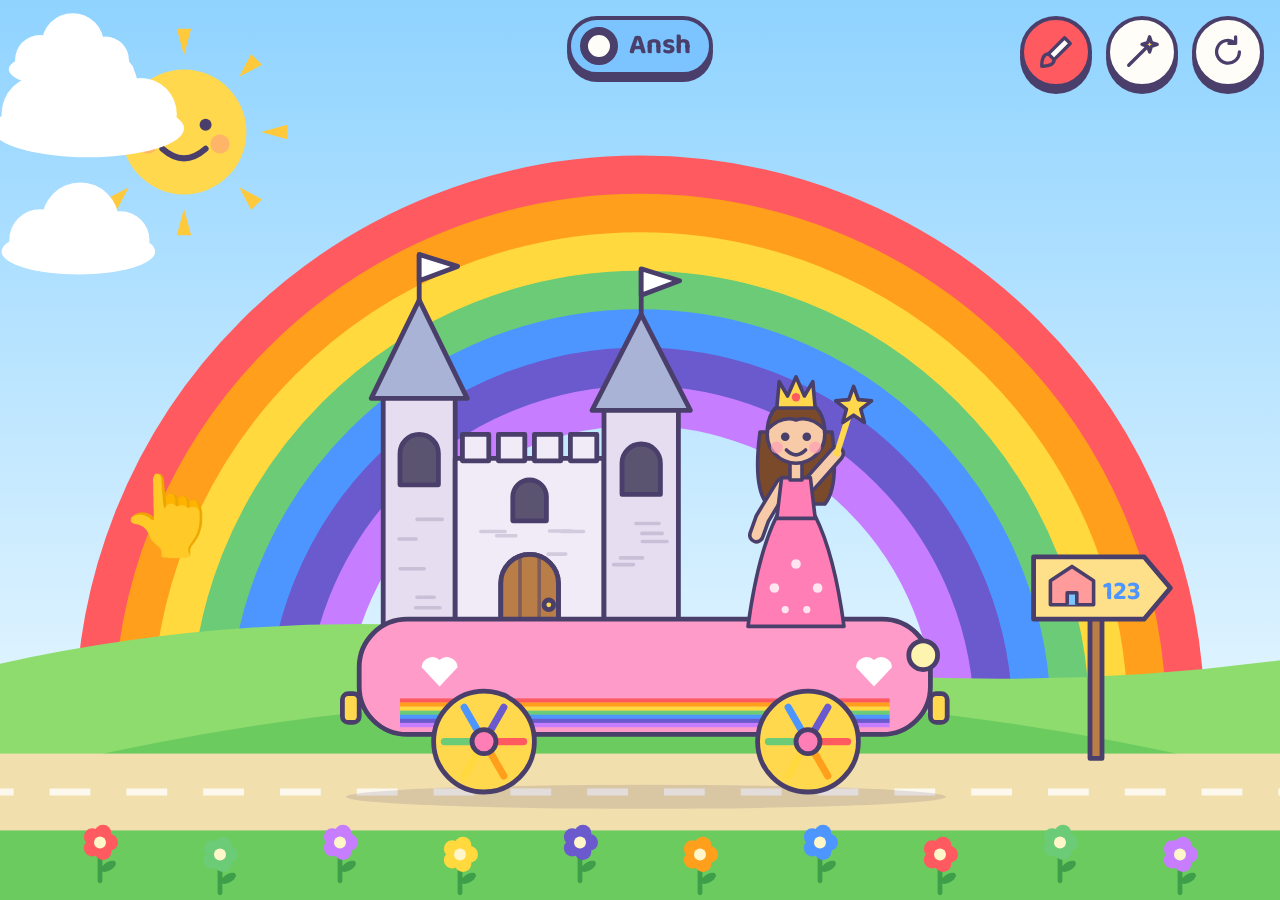
<file: index.html>
<!doctype html>
<html lang="en">
<head>
<meta charset="utf-8">
<meta name="viewport" content="width=device-width,initial-scale=1,viewport-fit=cover">
<style>[hidden]{display:none!important}</style>
<title>Rainbow Castle</title>
<link rel="preconnect" href="https://fonts.googleapis.com">
<link rel="preconnect" href="https://fonts.gstatic.com" crossorigin>
<link rel="stylesheet" href="https://fonts.googleapis.com/css2?family=Baloo+2:wght@700&display=swap">
<style>
:root{
  /* One-screen storybook world: full-bleed SVG scene, a castle-car parade float in the middle, toy buttons top-right */
  --sky-day:#8FD3FF;
  --sky-night:#1B1747;
  --ink:#4A3F6B;
  --btn:#FFFDF7;
  --glow:#FFE66D;
  --font-bubble:"Baloo 2","Arial Rounded MT Bold","Comic Sans MS",system-ui,sans-serif;
  color-scheme: light;
}
html,body{height:100%}
body{
  margin:0;background:var(--sky-day);overflow:hidden;transition:background 1.2s;
  -webkit-tap-highlight-color:transparent;user-select:none;-webkit-user-select:none;
}
body.night{background:var(--sky-night)}
#scene{position:fixed;inset:0;width:100%;height:100%;display:block;touch-action:none}
#fx{position:fixed;inset:0;width:100%;height:100%;pointer-events:none}

.controls{
  position:fixed;display:flex;gap:14px;
  right:calc(env(safe-area-inset-right,0px) + 16px);
  top:calc(env(safe-area-inset-top,0px) + 16px);
}
.btn{
  width:72px;height:72px;border-radius:50%;padding:0;cursor:pointer;
  border:4px solid var(--ink);background:var(--btn);color:var(--ink);
  display:grid;place-items:center;box-shadow:0 6px 0 var(--ink);
  transition:transform .1s, box-shadow .1s, background .3s;
}
.btn:active{transform:translateY(5px);box-shadow:0 1px 0 var(--ink)}
.btn:focus-visible{outline:4px solid var(--btn);outline-offset:3px}
.btn svg{width:38px;height:38px}
#brushBtn{background:var(--current,#FF5A5F)}
@media (max-width:520px){.btn{width:60px;height:60px}.btn svg{width:32px;height:32px}}
@media (max-width:420px){.controls{gap:10px}.btn{width:52px;height:52px;border-width:3px}.btn svg{width:28px;height:28px}}
@media (max-width:360px){
  .turn{font-size:18px;gap:6px;padding:4px 12px 4px 5px;border-width:3px}
  .turn svg{width:24px;height:24px}
}

/* whose turn: name badge with a ring that empties as the turn runs out */
.turn{
  position:fixed;top:calc(env(safe-area-inset-top,0px) + 16px);left:50%;transform:translateX(-50%);
  display:flex;align-items:center;gap:10px;padding:6px 18px 6px 8px;
  background:var(--kid,#FF9BC8);border:4px solid var(--ink);border-radius:999px;box-shadow:0 6px 0 var(--ink);
  font-family:var(--font-bubble);font-weight:700;font-size:28px;line-height:1;color:var(--ink);
  pointer-events:none;transition:background .4s;
}
.turn svg{width:40px;height:40px;transform:rotate(-90deg)}
.turn.pop{animation:turnPop .7s cubic-bezier(.3,1.8,.5,1)}
@keyframes turnPop{0%{transform:translateX(-50%) scale(.4)}100%{transform:translateX(-50%) scale(1)}}
@media (max-width:640px){
  .turn{left:calc(env(safe-area-inset-left,0px) + 16px);transform:none;font-size:22px}
  .turn svg{width:32px;height:32px}
  @keyframes turnPop{0%{transform:scale(.4)}100%{transform:scale(1)}}
}

/* rainbow */
.band{fill:none;cursor:pointer;animation:draw 1.1s ease-out backwards}
.band.ping{animation:ping .4s ease-out}
@keyframes draw{from{stroke-dasharray:100;stroke-dashoffset:100}to{stroke-dasharray:100;stroke-dashoffset:0}}
@keyframes ping{0%{stroke-width:33}40%{stroke-width:46}100%{stroke-width:33}}

/* paintable bits */
.part{cursor:pointer;transition:fill .35s}
.boing{animation:boing .4s ease-out;transform-box:fill-box;transform-origin:50% 100%}
@keyframes boing{0%{transform:scale(1)}35%{transform:scale(1.06,.94)}65%{transform:scale(.97,1.04)}100%{transform:scale(1)}}

.window{cursor:pointer;fill:#5B5470;transition:fill .3s}
.window.lit{fill:var(--glow);filter:url(#glow)}

.wave{transform-box:fill-box;transform-origin:0 50%;animation:wave 1.6s ease-in-out infinite}
@keyframes wave{0%,100%{transform:skewY(0) scaleX(1)}50%{transform:skewY(7deg) scaleX(.86)}}

/* sky */
.drift{animation:drift linear infinite}
@keyframes drift{from{transform:translateX(-320px)}to{transform:translateX(1320px)}}
.cloud{cursor:pointer}
.rays{transform-box:fill-box;transform-origin:center;animation:spin 24s linear infinite}
@keyframes spin{to{transform:rotate(360deg)}}
#orb{cursor:pointer}
#sun{transition:opacity 1s, transform 1s}
#moon,#nightSky,#stars{opacity:0;transition:opacity 1.2s}
body.night #sun{opacity:0;transform:translateY(60px)}
body.night #moon,body.night #nightSky,body.night #stars{opacity:1}
body:not(.night) #stars{pointer-events:none}
.twinkle{animation:twinkle 2.4s ease-in-out infinite}
@keyframes twinkle{0%,100%{opacity:1}50%{opacity:.35}}
body:not(.night) .twinkle{animation:none}
.starBtn{cursor:pointer}
.zingT{transform-box:fill-box;transform-origin:center}
.zing{animation:zing .6s cubic-bezier(.3,1.5,.5,1)}
@keyframes zing{0%{transform:scale(1) rotate(0)}45%{transform:scale(2.4) rotate(72deg)}100%{transform:scale(1) rotate(144deg)}}

/* flowers */
.flower{cursor:pointer}
.grow{transform-box:fill-box;transform-origin:50% 100%;transition:transform .4s cubic-bezier(.3,1.6,.5,1)}
.petals{transition:fill .35s}

/* castle car */
#car.driving #carBody{animation:bump .22s ease-in-out infinite}
@keyframes bump{50%{transform:translateY(-6px)}}
.wheelSpin{cursor:pointer;transform-box:fill-box;transform-origin:center}
#car.driving .wheelSpin{animation:spin .4s linear infinite}
#headlight{cursor:pointer;transition:fill .6s}
body.night #headlight{fill:var(--glow);filter:url(#glow)}

#door,#schoolSign{cursor:pointer}
#door:focus-visible,#schoolSign:focus-visible{outline:4px solid #6A5ACD}
#schoolSign .swingT{transform-box:fill-box;transform-origin:50% 100%}
#schoolSign.wiggle .swingT{animation:signWiggle .5s ease-in-out}
@keyframes signWiggle{30%{transform:rotate(-8deg)}70%{transform:rotate(6deg)}}
.doorLeaf{transform-box:fill-box;transform-origin:0 50%;transition:transform .5s cubic-bezier(.5,1.6,.5,1)}
.open .doorLeaf{transform:scaleX(.1)}
body.leaving{opacity:0;transition:opacity .6s}

/* princess */
#princess{cursor:pointer;transform-box:fill-box;transform-origin:50% 100%;transition:transform 1.4s ease-in-out, opacity .35s}
#princess.gone{opacity:0;pointer-events:none}
.sky{cursor:pointer}
#birds{pointer-events:none}
.flap{transform-box:fill-box;transform-origin:center;animation:flap .26s ease-in-out infinite alternate}
@keyframes flap{to{transform:scaleY(-.5)}}
#eyes{transform-box:fill-box;transform-origin:center;animation:blink 4.5s infinite}
@keyframes blink{0%,94%,100%{transform:scaleY(1)}97%{transform:scaleY(.1)}}
#mouthOpen{opacity:0;transform-box:fill-box;transform-origin:center}
#princess.talking #smile{opacity:0}
#princess.talking #mouthOpen{opacity:1;animation:chatter .16s ease-in-out infinite alternate}
@keyframes chatter{from{transform:scaleY(.35)}to{transform:scaleY(1)}}
#wandArm{transform-box:fill-box;transform-origin:0% 100%}
#wandArm.waving{animation:waveArm .45s ease-in-out 4 alternate}
@keyframes waveArm{to{transform:rotate(-28deg)}}

#bubble{pointer-events:none;opacity:0;transition:opacity .25s}
#bubble.show{opacity:1}
#bubbleText{font-family:var(--font-bubble);font-size:28px;font-weight:700;fill:var(--ink)}

#hint{pointer-events:none;transition:opacity .4s}
#hint text{animation:bob 1s ease-in-out infinite}
@keyframes bob{0%,100%{transform:translateY(0)}50%{transform:translateY(12px)}}

@media (prefers-reduced-motion: reduce){
  .band,.drift,.rays,.wave,.twinkle,#hint text,#car.driving #carBody,#eyes{animation:none}
}
</style>

<svg id="scene" viewBox="0 0 1000 750" preserveAspectRatio="xMidYMid meet" role="img" aria-label="A rainbow over a princess riding a castle car on a green hill. Tap the rainbow to pick a colour, then tap the castle car to paint it. Tap the princess to hear her talk.">
  <defs>
    <linearGradient id="daySky" gradientUnits="userSpaceOnUse" x1="0" y1="0" x2="0" y2="600">
      <stop offset="0" stop-color="#8FD3FF"/><stop offset="1" stop-color="#E3F5FF"/>
    </linearGradient>
    <linearGradient id="nightGrad" gradientUnits="userSpaceOnUse" x1="0" y1="0" x2="0" y2="600">
      <stop offset="0" stop-color="#1B1747"/><stop offset="1" stop-color="#5A3E96"/>
    </linearGradient>
    <filter id="glow" x="-80%" y="-80%" width="260%" height="260%">
      <feGaussianBlur stdDeviation="7" result="b"/>
      <feMerge><feMergeNode in="b"/><feMergeNode in="SourceGraphic"/></feMerge>
    </filter>
    <mask id="crescent">
      <circle cx="0" cy="0" r="48" fill="#fff"/>
      <circle cx="22" cy="-14" r="42" fill="#000"/>
    </mask>
    <clipPath id="doorClip"><path d="M384 522 V486 A24 24 0 0 1 432 486 V522 Z"/></clipPath>
  </defs>

  <!-- sky -->
  <rect class="sky" x="-3000" y="-3000" width="7000" height="3700" fill="url(#daySky)"/>
  <rect class="sky" id="nightSky" x="-3000" y="-3000" width="7000" height="3700" fill="url(#nightGrad)"/>
  <g id="stars"><g id="starDots"></g><g id="starField"></g></g>

  <!-- sun / moon -->
  <g id="orb" transform="translate(120 110)">
    <g id="sun">
      <g class="rays" fill="#FFC93C">
        <path d="M-6 -86 L6 -86 L0 -64 Z"/><path d="M-6 86 L6 86 L0 64 Z"/>
        <path d="M-86 -6 L-86 6 L-64 0 Z"/><path d="M86 -6 L86 6 L64 0 Z"/>
        <path d="M-65 -56 L-56 -65 L-46 -46 Z"/><path d="M65 56 L56 65 L46 46 Z"/>
        <path d="M65 -56 L56 -65 L46 -46 Z"/><path d="M-65 56 L-56 65 L-46 46 Z"/>
      </g>
      <circle r="52" fill="#FFD84D"/>
      <circle cx="-18" cy="-6" r="5" fill="#4A3F6B"/><circle cx="18" cy="-6" r="5" fill="#4A3F6B"/>
      <path d="M-18 14 Q0 30 18 14" fill="none" stroke="#4A3F6B" stroke-width="5" stroke-linecap="round"/>
      <circle cx="-30" cy="10" r="8" fill="#FF9E7A" opacity=".6"/><circle cx="30" cy="10" r="8" fill="#FF9E7A" opacity=".6"/>
    </g>
    <g id="moon">
      <circle r="70" fill="#FFF6C9" opacity=".15"/>
      <circle r="48" fill="#FFF6C9" mask="url(#crescent)"/>
    </g>
  </g>

  <!-- clouds (behind rainbow) -->
  <g class="drift" style="animation-duration:80s;animation-delay:-18s">
    <g class="cloud" transform="translate(0 95)"><g class="puff" fill="#FFFFFF">
      <ellipse cx="40" cy="12" rx="80" ry="24"/><circle cx="0" cy="0" r="32"/><circle cx="42" cy="-20" r="40"/><circle cx="84" cy="0" r="30"/>
    </g></g>
  </g>
  <g class="drift" style="animation-duration:110s;animation-delay:-70s">
    <g class="cloud" transform="translate(0 200) scale(.8)"><g class="puff" fill="#FFFFFF">
      <ellipse cx="40" cy="12" rx="80" ry="24"/><circle cx="0" cy="0" r="32"/><circle cx="42" cy="-20" r="40"/><circle cx="84" cy="0" r="30"/>
    </g></g>
  </g>
  <g class="drift" style="animation-duration:95s;animation-delay:-45s">
    <g class="cloud" transform="translate(0 50) scale(.65)"><g class="puff" fill="#FFFFFF">
      <ellipse cx="40" cy="12" rx="80" ry="24"/><circle cx="0" cy="0" r="32"/><circle cx="42" cy="-20" r="40"/><circle cx="84" cy="0" r="30"/>
    </g></g>
  </g>

  <!-- rainbow -->
  <g id="rainbow" stroke-width="33"></g>
  <g id="birds"></g>

  <!-- hills and road -->
  <path d="M-3000 600 L-200 600 Q150 480 500 540 Q850 600 1200 520 L4000 520 L4000 4000 L-3000 4000 Z" fill="#8EDC6E"/>
  <path d="M-3000 640 L0 640 Q500 520 1000 640 L4000 640 L4000 4000 L-3000 4000 Z" fill="#6CCB5F"/>
  <rect x="-3000" y="628" width="7000" height="64" fill="#F2DFAE"/>
  <line x1="-3000" y1="660" x2="4000" y2="660" stroke="#FFFFFF" stroke-width="6" stroke-dasharray="34 30" opacity=".8"/>
  <g id="flowers"></g>

  <!-- the road sign to school (tap it to drive there); moved in front of the car on tall screens -->
  <g id="schoolSign" transform="translate(880 632)" tabindex="0" role="button" aria-label="Drive to school">
    <g class="swingT" stroke="#4A3F6B" stroke-width="4" stroke-linejoin="round">
      <rect x="-5" y="-118" width="10" height="118" fill="#B97D48"/>
      <path d="M-52 -168 H40 L62 -142 L40 -116 H-52 Z" fill="#FFE08A"/>
      <path d="M-38 -128 V-148 L-20 -160 L-2 -148 V-128 Z" fill="#FF9B9B" stroke-width="3"/>
      <path d="M-24 -128 V-138 H-16 V-128" fill="#7CC4FF" stroke-width="3"/>
      <text x="22" y="-133" text-anchor="middle" font-family="'Baloo 2',sans-serif" font-weight="700" font-size="22" fill="#4D96FF" stroke="none">123</text>
    </g>
  </g>

  <!-- the castle car (faces right, wheels on the road at y=660) -->
  <g id="car" style="transform:translateX(0px)">
    <ellipse cx="505" cy="664" rx="250" ry="10" fill="#4A3F6B" opacity=".15"/>
    <g id="carBody" stroke="#4A3F6B" stroke-width="4" stroke-linejoin="round">
      <!-- back tower -->
      <rect class="part" x="286" y="330" width="60" height="192" fill="#E6DDF0"/>
      <polygon class="part" points="276,332 316,250 356,332" fill="#A9B3D6"/>
      <line x1="316" y1="252" x2="316" y2="212"/>
      <g class="wave"><polygon class="part" points="316,212 348,222 316,234" fill="#FFFFFF"/></g>
      <!-- keep -->
      <g class="part" fill="#F1EAF7">
        <rect x="346" y="382" width="124" height="140"/>
        <rect x="352" y="362" width="22" height="22"/><rect x="382" y="362" width="22" height="22"/>
        <rect x="412" y="362" width="22" height="22"/><rect x="442" y="362" width="22" height="22"/>
      </g>
      <!-- front tower -->
      <rect class="part" x="470" y="340" width="62" height="182" fill="#E6DDF0"/>
      <polygon class="part" points="460,342 501,262 542,342" fill="#A9B3D6"/>
      <line x1="501" y1="264" x2="501" y2="224"/>
      <g class="wave" style="animation-delay:-.6s"><polygon class="part" points="501,224 533,234 501,246" fill="#FFFFFF"/></g>

      <g id="bricks" stroke-width="3" stroke-linecap="round" opacity=".18" pointer-events="none"></g>

      <path class="window" d="M300 404 V378 A16 16 0 0 1 332 378 V404 Z"/>
      <path class="window" d="M485 412 V386 A16 16 0 0 1 517 386 V412 Z"/>
      <path class="window" d="M394 434 V414 A14 14 0 0 1 422 414 V434 Z"/>

      <g id="door" tabindex="0" role="button" aria-label="The castle door">
        <path d="M384 522 V486 A24 24 0 0 1 432 486 V522 Z" fill="#3A2E4F"/>
        <g id="doorLeaf" class="doorLeaf">
          <path d="M384 522 V486 A24 24 0 0 1 432 486 V522 Z" fill="#B97D48"/>
          <g clip-path="url(#doorClip)" stroke-width="3" opacity=".5">
            <line x1="400" y1="450" x2="400" y2="530"/><line x1="416" y1="450" x2="416" y2="530"/>
          </g>
          <circle cx="424" cy="504" r="4" fill="#FFD84D"/>
        </g>
      </g>

      <!-- chassis -->
      <rect class="part" x="266" y="516" width="476" height="96" rx="40" fill="#FF9BC8"/>
      <g id="stripe" stroke="none" pointer-events="none"></g>
      <path d="M318 556 a9 9 0 0 1 15 -6 a9 9 0 0 1 15 6 l-15 16 z" fill="#FFFFFF" stroke="none" pointer-events="none"/>
      <path d="M680 556 a9 9 0 0 1 15 -6 a9 9 0 0 1 15 6 l-15 16 z" fill="#FFFFFF" stroke="none" pointer-events="none"/>
      <rect x="742" y="578" width="14" height="24" rx="5" fill="#FFD84D"/>
      <rect x="252" y="578" width="14" height="24" rx="5" fill="#FFD84D"/>
      <circle id="headlight" cx="736" cy="546" r="12" fill="#FFF3B0"/>

      <!-- princess, standing on the front deck -->
      <g id="princess" stroke-width="3">
        <path d="M600 360 Q594 406 606 420 L654 420 Q666 406 660 360 Z" fill="#7A4A2A"/>
        <polyline points="619,404 602,432 597,446" fill="none" stroke-width="14" stroke-linecap="round"/>
        <polyline points="619,404 602,432 597,446" fill="none" stroke="#F7CBA8" stroke-width="8" stroke-linecap="round"/>
        <g id="wandArm">
          <line x1="641" y1="404" x2="664" y2="378" stroke-width="14" stroke-linecap="round"/>
          <line x1="641" y1="404" x2="664" y2="378" stroke="#F7CBA8" stroke-width="8" stroke-linecap="round"/>
          <g id="wand">
            <circle cx="676" cy="336" r="26" fill="transparent" stroke="none"/>
            <line x1="664" y1="378" x2="676" y2="340" stroke="#FFD84D" stroke-width="5" stroke-linecap="round"/>
            <g id="wandStar" class="zingT">
              <path d="M678 322 L682 333 L693 334 L684 341 L687 352 L678 346 L669 352 L672 341 L663 334 L674 333 Z" fill="#FFD84D"/>
            </g>
          </g>
        </g>
        <g class="part" id="dress" fill="#FF7EB6">
          <path d="M590 522 Q598 462 614 430 L646 430 Q662 462 670 522 Z"/>
          <path d="M614 432 L646 432 L642 398 L618 398 Z"/>
        </g>
        <g fill="#FFFFFF" stroke="none" pointer-events="none" opacity=".8">
          <circle cx="612" cy="490" r="4"/><circle cx="630" cy="470" r="4"/><circle cx="648" cy="490" r="4"/>
          <circle cx="621" cy="508" r="3"/><circle cx="639" cy="508" r="3"/>
        </g>
        <rect x="625" y="384" width="10" height="16" fill="#F7CBA8"/>
        <circle cx="630" cy="362" r="24" fill="#F7CBA8"/>
        <path d="M606 358 Q608 334 630 334 Q652 334 654 358 Q642 346 630 350 Q618 346 606 358 Z" fill="#7A4A2A"/>
        <polygon points="614,340 616,318 623,330 630,314 637,330 644,318 646,340" fill="#FFD84D"/>
        <circle cx="630" cy="331" r="3.5" fill="#FF5A5F" stroke="none"/>
        <g id="eyes" fill="#4A3F6B" stroke="none"><circle cx="621" cy="364" r="3.6"/><circle cx="639" cy="364" r="3.6"/></g>
        <circle cx="614" cy="373" r="5" fill="#FF9EB5" stroke="none" opacity=".7"/>
        <circle cx="646" cy="373" r="5" fill="#FF9EB5" stroke="none" opacity=".7"/>
        <path id="smile" d="M622 375 Q630 383 638 375" fill="none" stroke-linecap="round"/>
        <ellipse id="mouthOpen" cx="630" cy="378" rx="5" ry="5" fill="#B8436A" stroke="none"/>
      </g>
    </g>
    <g id="wheels" stroke="#4A3F6B" stroke-width="4"></g>

    <g id="bubble">
      <rect id="bubbleBox" x="600" y="236" width="200" height="58" rx="29" fill="#FFFFFF" stroke="#4A3F6B" stroke-width="4"/>
      <polygon points="636,291 660,291 644,320" fill="#FFFFFF" stroke="#4A3F6B" stroke-width="4" stroke-linejoin="round"/>
      <rect x="638" y="286" width="20" height="8" fill="#FFFFFF"/>
      <text id="bubbleText" x="624" y="275"></text>
    </g>
  </g>

  <g id="hint"><text x="107" y="452" font-size="64" text-anchor="middle">👆</text></g>
</svg>

<canvas id="fx"></canvas>

<div class="turn" id="turn" role="status" aria-live="polite">
  <svg viewBox="0 0 40 40" aria-hidden="true">
    <circle cx="20" cy="20" r="15" fill="#FFFDF7" stroke="#4A3F6B" stroke-width="4"/>
    <circle id="turnRing" cx="20" cy="20" r="15" fill="none" stroke="#4A3F6B" stroke-width="8" pathLength="100" stroke-dasharray="100" stroke-dashoffset="0"/>
  </svg>
  <span id="turnName">Avni</span>
</div>

<div class="controls">
  <button class="btn" id="brushBtn" aria-label="Next colour">
    <svg viewBox="0 0 40 40" fill="none" stroke="#4A3F6B" stroke-width="3.5" stroke-linecap="round" stroke-linejoin="round">
      <path d="M29 5 L35 11 L18 28 L12 22 Z" fill="#FFFDF7"/><path d="M12 22 C6 22 5 28 5 35 C12 35 18 34 18 28"/>
    </svg>
  </button>
  <button class="btn" id="magicBtn" aria-label="Rainbow magic">
    <svg viewBox="0 0 40 40" fill="none" stroke="#4A3F6B" stroke-width="3.5" stroke-linecap="round" stroke-linejoin="round">
      <path d="M6 34 L24 16"/><path d="M28 4 L30 10 L36 12 L30 14 L28 20 L26 14 L20 12 L26 10 Z" fill="#FFD84D"/>
    </svg>
  </button>
  <button class="btn" id="resetBtn" aria-label="Start over">
    <svg viewBox="0 0 40 40" fill="none" stroke="#4A3F6B" stroke-width="3.5" stroke-linecap="round" stroke-linejoin="round">
      <path d="M32 20 A12 12 0 1 1 27 10"/><path d="M28 4 L28 11 L21 11"/>
    </svg>
  </button>
</div>

<script>
(() => {
  const NS = 'http://www.w3.org/2000/svg';
  const svg = document.getElementById('scene');
  const COLORS = ['#FF5A5F','#FF9F1C','#FFD93D','#6BCB77','#4D96FF','#6A5ACD','#C77DFF'];
  const COLOR_NAMES = ['red','orange','yellow','green','blue','indigo','purple'];
  const NOTES  = [523.25, 587.33, 659.25, 783.99, 880.00, 1046.5, 1174.66]; // C major pentatonic, outer band lowest
  const HELLOS = [
    'Hi, {k}!', "I'm Princess Carsi!", 'Tap my magic wand, {k}!', 'Do you like my car, {k}?',
    'Paint my castle car!', 'Tap the wheels to go!', 'Tap the door, {k}!', 'Tap the sign to drive to school!',
    'Tap the sky for birdies!', 'Tap the sun for stars!', 'Tap the flowers, {k}!',
    '{k}, you keep trying new things!', 'I love you, {k}!'
  ];
  // turns: one child plays for a random 3–5 minutes, then the other. A parent can set "only Avni" or
  // "only Ansh" for this device (held in localStorage, see shared/turns.js and shared/players.js);
  // then that child always plays and there is no timer.
  let solo = null;
  try { const v = localStorage.getItem('rainbowCastle.players.v1'); if (v === '0' || v === '1') solo = +v; } catch (e) {}
  const KIDS = [{ name: 'Avni', color: '#FF9BC8' }, { name: 'Ansh', color: '#7CC4FF' }];
  let turnIdx = solo !== null ? solo : /[?&]turn=1\b/.test(location.search) ? 1 : /[?&]turn=0\b/.test(location.search) ? 0 : (Math.random() < 0.5 ? 0 : 1), turnTotal = 0, turnLeft = 0, turnStarted = false, warned = false;
  const kid = () => KIDS[turnIdx].name;
  const reduced = matchMedia('(prefers-reduced-motion: reduce)').matches;
  const rand = (a, b) => a + Math.random() * (b - a);
  let current = 0, hintStep = 0, helloIdx = 0, greeted = false;

  function el(tag, attrs, parent) {
    const e = document.createElementNS(NS, tag);
    for (const k in attrs) e.setAttribute(k, attrs[k]);
    if (parent) parent.appendChild(e);
    return e;
  }
  function starPath(r) {
    let d = '';
    for (let k = 0; k < 10; k++) {
      const rr = k % 2 ? r * 0.45 : r, a = -Math.PI / 2 + k * Math.PI / 5;
      d += (k ? 'L' : 'M') + (Math.cos(a) * rr).toFixed(1) + ' ' + (Math.sin(a) * rr).toFixed(1);
    }
    return d + 'Z';
  }

  // ---------- build scene ----------
  const rainbow = document.getElementById('rainbow');
  COLORS.forEach((c, i) => {
    const r = 454 - i * 32;
    const p = el('path', { d: `M${500 - r} 600 A${r} ${r} 0 0 1 ${500 + r} 600`, stroke: c, pathLength: 100, class: 'band' }, rainbow);
    p.dataset.i = i;
    p.style.animationDelay = (i * 0.12) + 's';
  });

  const starDots = document.getElementById('starDots');
  for (let i = 0; i < 50; i++) {
    const s = el('circle', { cx: rand(-400, 1400), cy: rand(-700, 450), r: rand(1.2, 2.6), fill: '#FFF6C9', class: 'twinkle', 'pointer-events': 'none' }, starDots);
    s.style.animationDelay = -rand(0, 2.4) + 's';
  }
  const starField = document.getElementById('starField');
  for (let i = 0; i < 26; i++) {
    const x = rand(-300, 1300), y = i < 18 ? rand(20, 330) : rand(-500, 20);
    if (x < 240 && y < 220) continue; // leave the moon alone
    const g = el('g', { class: 'starBtn', transform: `translate(${x.toFixed(0)} ${y.toFixed(0)})` }, starField);
    g.dataset.x = x;
    el('circle', { r: 26, fill: 'transparent' }, g);
    const z = el('g', { class: 'zingT' }, g);
    const p = el('path', { d: starPath(rand(8, 13)), fill: '#FFF6C9', class: 'twinkle' }, z);
    p.style.animationDelay = -rand(0, 2.4) + 's';
  }

  const flowersG = document.getElementById('flowers');
  const flowers = [];
  for (let i = 0; i < 10; i++) {
    const x = 50 + i * 100, y = i % 2 ? 744 : 734;
    const g = el('g', { class: 'flower', transform: `translate(${x} ${y})` }, flowersG);
    g.dataset.i = i;
    el('circle', { cx: 0, cy: -24, r: 30, fill: 'transparent' }, g);
    const grow = el('g', { class: 'grow' }, g);
    el('line', { x1: 0, y1: 0, x2: 0, y2: -26, stroke: '#3E9E4A', 'stroke-width': 4, 'stroke-linecap': 'round' }, grow);
    el('ellipse', { cx: 7, cy: -12, rx: 7, ry: 3.5, fill: '#3E9E4A', transform: 'rotate(-30 7 -12)' }, grow);
    const petals = el('g', { class: 'petals', fill: COLORS[(i * 3) % 7] }, grow);
    for (let a = 0; a < 5; a++) el('circle', { cx: Math.cos(a * 1.2566) * 8, cy: -32 + Math.sin(a * 1.2566) * 8, r: 7 }, petals);
    el('circle', { cx: 0, cy: -32, r: 5, fill: '#FFF6C9' }, grow);
    flowers.push({ g, grow, petals, base: COLORS[(i * 3) % 7], scale: 1 });
  }

  const bricks = document.getElementById('bricks');
  [[292, 420, 44, 90], [476, 425, 46, 80], [352, 440, 110, 30]].forEach(([x, y, w, h]) => {
    for (let k = 0; k < 5; k++) {
      const bx = x + Math.random() * (w - 18), by = y + Math.random() * h;
      if (bx > 375 && bx < 435 && by > 470) continue; // keep the door clear
      el('line', { x1: bx, y1: by, x2: bx + 14 + Math.random() * 8, y2: by }, bricks);
    }
  });

  const stripe = document.getElementById('stripe');
  COLORS.forEach((c, i) => el('rect', { x: 300, y: 582 + i * 3.4, width: 408, height: 3.6, fill: c }, stripe));

  const wheels = document.getElementById('wheels');
  [370, 640].forEach(cx => {
    const g = el('g', { class: 'wheelSpin' }, wheels);
    el('circle', { cx, cy: 618, r: 42, fill: '#FFD84D' }, g);
    COLORS.slice(0, 6).forEach((c, k) => {
      const a = k * Math.PI / 3;
      el('line', { x1: cx, y1: 618, x2: cx + Math.cos(a) * 33, y2: 618 + Math.sin(a) * 33, stroke: c, 'stroke-width': 6, 'stroke-linecap': 'round' }, g);
    });
    el('circle', { cx, cy: 618, r: 10, fill: '#FF7EB6' }, g);
  });

  const parts = [...document.querySelectorAll('.part')];
  const windows = [...document.querySelectorAll('.window')];
  const door = document.getElementById('door');
  const schoolSign = document.getElementById('schoolSign');
  const hint = document.getElementById('hint');
  const hintText = hint.querySelector('text');
  const brushBtn = document.getElementById('brushBtn');
  const car = document.getElementById('car');
  const princess = document.getElementById('princess');
  const dress = document.getElementById('dress');
  const wandArm = document.getElementById('wandArm');
  const bubble = document.getElementById('bubble');
  const bubbleBox = document.getElementById('bubbleBox');
  const bubbleText = document.getElementById('bubbleText');

  // ---------- sound ----------
  let ac, master;
  function audio() {
    if (!ac) {
      ac = new (window.AudioContext || window.webkitAudioContext)();
      master = ac.createGain(); master.gain.value = 0.7; master.connect(ac.destination);
    }
    if (ac.state !== 'running') ac.resume().catch(() => {});
    return ac;
  }
  function voice(freq, { dur = 1.1, vol = 0.22, type = 'sine', when = 0, slideTo } = {}) {
    const a = audio(), t = a.currentTime + when;
    const o = a.createOscillator(), g = a.createGain();
    o.type = type; o.frequency.setValueAtTime(freq, t);
    if (slideTo) o.frequency.exponentialRampToValueAtTime(slideTo, t + dur * 0.8);
    g.gain.setValueAtTime(0.0001, t);
    g.gain.exponentialRampToValueAtTime(vol, t + 0.012);
    g.gain.exponentialRampToValueAtTime(0.0001, t + dur);
    o.connect(g).connect(master); o.start(t); o.stop(t + dur + 0.05);
  }
  const bell = (f, when = 0) => { voice(f, { when }); voice(f * 4, { vol: 0.04, dur: 0.25, when }); };
  const pop = () => voice(760, { dur: 0.16, vol: 0.3, slideTo: 200 });
  const twinkle = () => { bell(1567.98); bell(2093, 0.08); };

  // ---------- the princess talks ----------
  let talking = false, lastSaid = 0, mouthTimer = 0, bubbleTimer = 0;
  function pickVoice() {
    const vs = speechSynthesis.getVoices();
    const prefs = ['Samantha', 'Karen', 'Moira', 'Tessa', 'Google UK English Female', 'Google US English', 'Zira', 'Aria', 'Jenny', 'Female'];
    for (const p of prefs) { const v = vs.find(v => v.name.includes(p)); if (v) return v; }
    return vs.find(v => v.lang && v.lang.startsWith('en')) || null;
  }
  try { speechSynthesis.getVoices(); speechSynthesis.onvoiceschanged = () => speechSynthesis.getVoices(); } catch (e) {}
  function stopTalking() {
    talking = false;
    princess.classList.remove('talking');
  }
  function say(text) {
    talking = true; lastSaid = Date.now();
    bubbleText.textContent = text;
    const w = bubbleText.getComputedTextLength() + 48;
    const bx = Math.max(sceneLeft + 10, Math.min(600, sceneRight - 10 - w));
    bubbleBox.setAttribute('x', bx); bubbleBox.setAttribute('width', w);
    bubbleText.setAttribute('x', bx + 24);
    bubble.classList.add('show');
    princess.classList.add('talking');
    wandArm.classList.remove('waving'); void wandArm.getBoundingClientRect(); wandArm.classList.add('waving');
    try {
      const u = new SpeechSynthesisUtterance(text);
      u.pitch = 1.7; u.rate = 0.95; u.volume = 1;
      const v = pickVoice(); if (v) u.voice = v;
      u.onend = stopTalking;
      // until a touchend/click has spoken real words iOS stays silent, so unlock() speaks this line
      if (!speechUnlocked) pendingSpeech = u;
      // iOS Safari drops an utterance queued right after cancel(), so only cancel when busy and wait a beat
      else if (speechSynthesis.speaking || speechSynthesis.pending) {
        speechSynthesis.cancel();
        setTimeout(() => { try { speechSynthesis.speak(u); } catch (e) {} }, 80);
      } else {
        speechSynthesis.speak(u);
      }
    } catch (e) {}
    clearTimeout(mouthTimer); clearTimeout(bubbleTimer);
    mouthTimer = setTimeout(stopTalking, 700 + text.length * 75);
    bubbleTimer = setTimeout(() => bubble.classList.remove('show'), 1800 + text.length * 80);
  }
  // iPhones only allow sound and speech to start from a touchend/click, not pointerdown,
  // and a silent blank utterance doesn't count, so the first real line is spoken from here
  let speechUnlocked = false, pendingSpeech = null;
  function unlock() {
    audio();
    if (speechUnlocked || !pendingSpeech) return;
    try {
      speechSynthesis.speak(pendingSpeech);
      speechUnlocked = true; pendingSpeech = null;
    } catch (e) {}
  }
  ['touchend', 'click'].forEach(t => addEventListener(t, unlock, { passive: true }));

  // a comment only when she isn't already chatting
  function chat(text, chance = 1, gap = 5000) {
    if (talking || Date.now() - lastSaid < gap || Math.random() > chance) return;
    say(text);
  }
  wandArm.addEventListener('animationend', () => wandArm.classList.remove('waving'));

  // ---------- particles ----------
  const fx = document.getElementById('fx'), ctx = fx.getContext('2d');
  let bits = [];
  function resize() {
    const d = Math.min(devicePixelRatio || 1, 2);
    fx.width = innerWidth * d; fx.height = innerHeight * d;
    ctx.setTransform(d, 0, 0, d, 0, 0);
  }
  addEventListener('resize', resize); resize();

  // tall phone screens: zoom in on the castle car and tuck the sun inside the frame
  let sceneLeft = 0, sceneRight = 1000, portrait = false;
  const orb = document.getElementById('orb');
  function fitScene() {
    portrait = innerHeight > innerWidth * 1.1;
    sceneLeft = portrait ? 235 : 0;
    sceneRight = portrait ? 775 : 1000;
    svg.setAttribute('viewBox', portrait ? '235 40 540 720' : '0 0 1000 750');
    orb.setAttribute('transform', portrait ? 'translate(300 98) scale(.8)' : 'translate(120 110)');
    schoolSign.setAttribute('transform', portrait ? 'translate(712 756) scale(.62)' : 'translate(880 632)');
    if (hintStep === 0) {
      hintText.setAttribute('x', portrait ? 275 : 107);
      hintText.setAttribute('y', portrait ? 288 : 452);
    }
  }
  addEventListener('resize', fitScene); fitScene();

  function burst(x, y, colors, n = 16, speed = 5, gravity = 0.12) {
    if (reduced) n = Math.ceil(n / 3);
    for (let i = 0; i < n; i++) {
      const a = Math.random() * Math.PI * 2, s = speed * (0.4 + Math.random());
      bits.push({ x, y, vx: Math.cos(a) * s, vy: Math.sin(a) * s - 1.5, g: gravity,
        life: 1, decay: 0.014 + Math.random() * 0.018, size: 4 + Math.random() * 6,
        color: colors[i % colors.length], shape: Math.random() < 0.55 ? 'star' : 'dot',
        rot: Math.random() * 6, vr: (Math.random() - 0.5) * 0.3 });
    }
  }
  function rain(x, y) {
    for (let i = 0; i < 16; i++) {
      bits.push({ x: x + (Math.random() - 0.5) * 90, y: y + Math.random() * 20, vx: 0, vy: 2 + Math.random() * 2,
        g: 0.22, life: 1, decay: 0.012, size: 5, color: '#7FC8FF', shape: 'drop', rot: 0, vr: 0 });
    }
  }
  // emoji critters and treats; vy is signed (negative floats up)
  function release(x, y, o) {
    const n = reduced ? Math.ceil(o.n / 2) : o.n, sp = o.spread ?? 20, vx = o.vx ?? 1;
    const [s0, s1] = o.size || [26, 36];
    for (let i = 0; i < n; i++) {
      bits.push({ x: x + rand(-sp, sp), y: y + rand(-10, 10), vx: rand(-vx, vx), vy: rand(o.vy[0], o.vy[1]),
        g: o.g ?? 0, life: 1, decay: o.decay ?? 0.008, size: rand(s0, s1), shape: 'emoji',
        ch: Array.isArray(o.ch) ? o.ch[i % o.ch.length] : o.ch, rot: rand(0, 6), vr: o.vr ?? 0.1, sw: o.sw ?? 14, color: '#000' });
    }
  }
  function drawStar(x, y, r, rot) {
    ctx.beginPath();
    for (let k = 0; k < 8; k++) {
      const rr = k % 2 ? r * 0.4 : r, a = rot + k * Math.PI / 4;
      ctx.lineTo(x + Math.cos(a) * rr, y + Math.sin(a) * rr);
    }
    ctx.closePath(); ctx.fill();
  }
  function drawHeart(x, y, s) {
    ctx.beginPath();
    ctx.arc(x - s / 2, y, s / 2, Math.PI, 0);
    ctx.arc(x + s / 2, y, s / 2, Math.PI, 0);
    ctx.lineTo(x, y + s * 1.1);
    ctx.closePath(); ctx.fill();
  }
  (function tick() {
    ctx.clearRect(0, 0, innerWidth, innerHeight);
    bits = bits.filter(b => b.life > 0);
    for (const b of bits) {
      b.vy += b.g; b.x += b.vx; b.y += b.vy; b.vx *= 0.98; b.rot += b.vr; b.life -= b.decay;
      ctx.globalAlpha = Math.max(0, b.life); ctx.fillStyle = b.color;
      if (b.shape === 'star') drawStar(b.x, b.y, b.size * 1.4, b.rot);
      else if (b.shape === 'heart') drawHeart(b.x, b.y, b.size * 1.3);
      else if (b.shape === 'drop') { ctx.beginPath(); ctx.ellipse(b.x, b.y, b.size * 0.6, b.size * 1.3, 0, 0, Math.PI * 2); ctx.fill(); }
      else if (b.shape === 'emoji') {
        ctx.font = `${b.size}px "Apple Color Emoji","Segoe UI Emoji","Noto Color Emoji",sans-serif`;
        ctx.textAlign = 'center'; ctx.textBaseline = 'middle';
        ctx.fillText(b.ch, b.x + Math.sin(b.rot) * b.sw, b.y);
      }
      else { ctx.beginPath(); ctx.arc(b.x, b.y, b.size * 0.7, 0, Math.PI * 2); ctx.fill(); }
    }
    ctx.globalAlpha = 1;
    requestAnimationFrame(tick);
  })();

  function toScreen(x, y) {
    const p = svg.createSVGPoint(); p.x = x; p.y = y;
    return p.matrixTransform(svg.getScreenCTM());
  }
  function centerOf(node) {
    const r = node.getBoundingClientRect();
    return { x: r.left + r.width / 2, y: r.top + r.height / 2 };
  }
  function replay(node, cls) {
    node.classList.remove(cls); void node.getBoundingClientRect(); node.classList.add(cls);
  }
  document.addEventListener('animationend', e => {
    const c = e.target.classList;
    if (!c) return;
    c.remove('boing', 'zing');
    if (e.animationName === 'ping') c.remove('ping');
  });

  // ---------- actions ----------
  function setColor(i) {
    current = i;
    brushBtn.style.setProperty('--current', COLORS[i]);
  }
  function pickBand(i, x, y) {
    setColor(i);
    replay(rainbow.children[i], 'ping');
    bell(NOTES[i]);
    burst(x, y, [COLORS[i], '#FFFFFF'], 10, 4);
    if (hintStep === 0) {
      hintStep = 1;
      hintText.setAttribute('x', 316); hintText.setAttribute('y', 512);
    }
  }
  function paint(part, x, y, color = COLORS[current], quiet = false) {
    part.style.fill = color;
    replay(part, 'boing');
    if (!quiet) pop();
    burst(x, y, [color, '#FFFFFF'], 14, 5);
    if (hintStep === 1) { hintStep = 2; hint.style.opacity = 0; }
  }
  // each wand tap casts the next spell
  const wandStar = document.getElementById('wandStar');
  const SPELLS = [
    ['Sparkle snow!', () => release(innerWidth / 2, -40, { ch: '❄️', n: 36, spread: innerWidth / 2, vy: [1, 2.2], vx: 0.5, g: 0.01, decay: 0.004, sw: 20, vr: 0.05 })],
    ['Bubbles, bubbles!', c => release(c.x, c.y, { ch: '🫧', n: 16, vy: [-2.6, -1], vx: 2.5, g: -0.01, decay: 0.006, size: [28, 50], sw: 18 })],
    ['Raining hearts!', () => release(innerWidth / 2, -40, { ch: ['💖', '💗', '💜'], n: 30, spread: innerWidth / 2, vy: [1.2, 2.4], vx: 0.5, g: 0.01, decay: 0.005, sw: 12 })],
    ['Grow, flowers, grow!', () => flowers.forEach((fl, k) => setTimeout(() => {
      fl.scale = 2; fl.grow.style.transform = 'scale(2)'; bell(NOTES[k % 7]);
    }, k * 120))],
    ['Birdies, come here!', () => { addBirds(rand(200, 450), rand(120, 260)); addBirds(rand(550, 850), rand(120, 260)); }],
    ['Starry fireworks!', () => {
      for (let k = 0; k < 6; k++) setTimeout(() => {
        const p = toScreen(rand(180, 820), rand(80, 260));
        burst(p.x, p.y, COLORS, 40, 7, 0.06);
        voice(300, { dur: 0.5, vol: 0.12, type: 'triangle', slideTo: 1400 });
      }, k * 260);
    }],
    ['Butterflies, fly!', c => release(c.x, c.y, { ch: '🦋', n: 10, vy: [-2.4, -1], vx: 3, decay: 0.005, sw: 22 })]
  ];
  let spellIdx = 0;
  function castSpell() {
    const [words, spell] = SPELLS[spellIdx++ % SPELLS.length];
    replay(wandStar, 'zing');
    const c = centerOf(wandStar);
    for (let k = 0; k < 18; k++) {
      bits.push({ x: c.x, y: c.y, vx: rand(-1, 1), vy: -k * 0.5, g: 0.02, life: 1, decay: 0.02, size: rand(4, 8),
        color: COLORS[k % 7], shape: 'star', rot: 0, vr: 0.2 });
    }
    NOTES.forEach((f, k) => bell(f * 2, k * 0.05));
    say(words);
    setTimeout(() => spell(c), 250);
  }

  function tapPrincess(target, x, y) {
    if (target.closest('#wand')) return castSpell();
    if (target.closest('#dress')) {
      paint(dress, x, y);
      say(`My ${COLOR_NAMES[current]} dress!`);
      return;
    }
    twinkle();
    burst(x, y - 30, ['#FFD84D', '#FF9BC8', '#FFFFFF'], 14, 4);
    say(HELLOS[helloIdx++ % HELLOS.length].replace('{k}', kid()));
  }
  function toggleWindow(w, x, y) {
    w.classList.toggle('lit');
    twinkle();
    burst(x, y, ['#FFE66D', '#FFFFFF'], 12, 3.5, 0.05);
  }
  // the princess walks into the castle, the windows light up, and we follow her inside to the
  // swimming pool (worlds/castle/pool/). The turn travels along in the URL (?turn=0|1).
  let visiting = false;
  const thunk = () => voice(220, { dur: 0.25, vol: 0.3, type: 'triangle', slideTo: 110 });
  const chime = () => [523.25, 659.25, 783.99, 1046.5].forEach((f, k) => bell(f, k * 0.09));
  function toggleDoor() {
    if (visiting || drivePhase) return;
    visiting = true;
    door.classList.add('open');
    chime();
    say(`Come inside, ${kid()}!`);
    setTimeout(() => { princess.style.transform = 'translateX(-232px) scale(.3)'; }, 500);
    setTimeout(() => princess.classList.add('gone'), 1700);
    setTimeout(() => {
      door.classList.remove('open'); thunk();
      windows.forEach((w, k) => setTimeout(() => { w.classList.add('lit'); bell(NOTES[k + 2] * 2); }, 200 + k * 250));
    }, 2000);
    setTimeout(() => { document.body.classList.add('leaving'); }, 3100);
    setTimeout(() => { location.href = 'worlds/castle/pool/index.html?turn=' + turnIdx; }, 3700);
  }
  // keyboard: Enter or Space on the focused door or school sign
  [[door, () => toggleDoor()], [schoolSign, () => driveCar(true)]].forEach(([el, go]) => el.addEventListener('keydown', e => {
    if (e.key !== 'Enter' && e.key !== ' ') return;
    e.preventDefault(); audio(); go();
  }));
  // coming back with the browser's back button can restore this page as it was left: reset it
  addEventListener('pageshow', e => {
    if (!e.persisted) return;
    visiting = false;
    if (toSchool) {
      toSchool = false; drivePhase = 0; clearInterval(trailTimer);
      car.classList.remove('driving');
      car.style.transition = 'none'; car.style.transform = 'translateX(0px)';
    }
    document.body.classList.remove('leaving');
    princess.classList.remove('gone');
    princess.style.transform = '';
    if (!document.body.classList.contains('night')) windows.forEach(w => w.classList.remove('lit'));
  });

  // birds: a little flock flutters around where you tapped, then flies away
  const birdsG = document.getElementById('birds');
  let birds = [], birdsFlying = false;
  function addBirds(cx, cy) {
    if (birds.length > 40) return;
    const dir = Math.random() < 0.5 ? -1 : 1, n = 3 + Math.floor(Math.random() * 3);
    for (let i = 0; i < n; i++) {
      const g = el('g', {}, birdsG);
      const c = COLORS[Math.floor(Math.random() * COLORS.length)];
      const wing = el('g', { class: 'flap' }, g);
      wing.style.animationDelay = -rand(0, 0.26) + 's';
      el('path', { d: 'M-18 0 Q-9 -12 0 0 Q9 -12 18 0', fill: 'none', stroke: c, 'stroke-width': 5, 'stroke-linecap': 'round', 'stroke-linejoin': 'round' }, wing);
      el('circle', { r: 4.5, fill: c }, g);
      birds.push({ g, x: cx + rand(-20, 20), y: cy + rand(-15, 15), ax: cx + rand(-60, 60), ay: cy + rand(-30, 30),
        phase: rand(0, 6), born: performance.now(), stay: rand(3500, 5500), dir, vx: 0, vy: 0, s: rand(0.8, 1.3) });
    }
    for (let k = 0; k < 4; k++) voice(rand(2200, 2800), { dur: 0.09, vol: 0.12, slideTo: 3400, when: k * 0.11 });
    chat('Tweet tweet! Birdies!', 0.6);
    if (!birdsFlying) { birdsFlying = true; requestAnimationFrame(flyBirds); }
  }
  function flyBirds(now) {
    birds = birds.filter(b => {
      if (now - b.born < b.stay) {
        b.phase += 0.03;
        b.x += (b.ax + Math.cos(b.phase) * 70 - b.x) * 0.04;
        b.y += (b.ay + Math.sin(b.phase * 1.3) * 30 - b.y) * 0.04;
      } else {
        b.vx += 0.22 * b.dir; b.vy -= 0.1;
        b.x += b.vx; b.y += b.vy;
      }
      b.g.setAttribute('transform', `translate(${b.x.toFixed(1)} ${b.y.toFixed(1)}) scale(${b.s})`);
      if (b.y < -1500 || b.x < -1500 || b.x > 2500) { b.g.remove(); return false; }
      return true;
    });
    if (birds.length) requestAnimationFrame(flyBirds); else birdsFlying = false;
  }
  function toSvg(x, y) {
    const p = svg.createSVGPoint(); p.x = x; p.y = y;
    return p.matrixTransform(svg.getScreenCTM().inverse());
  }
  function toggleNight() {
    const night = document.body.classList.toggle('night');
    windows.forEach(w => w.classList.toggle('lit', night));
    const scale = night ? [...NOTES].reverse() : NOTES;
    scale.forEach((f, k) => bell(f / (night ? 2 : 1), k * 0.07));
    say(night ? 'Tap the stars!' : 'Good morning, sunshine!');
  }
  function cloudRain(cloud, x, y) {
    replay(cloud.querySelector('.puff'), 'boing');
    rain(x, y + 20);
    for (let k = 0; k < 4; k++) bell(NOTES[Math.floor(Math.random() * NOTES.length)] * 1.5, k * 0.12);
    chat('Pitter patter, rain!', 0.5);
  }
  function tapStar(star, x, y) {
    replay(star.querySelector('.zingT'), 'zing');
    const i = Math.max(0, Math.min(6, Math.floor((+star.dataset.x + 300) / 1600 * 7)));
    bell(NOTES[i] * 2);
    burst(x, y, ['#FFF6C9', '#FFE66D', '#C77DFF'], 12, 3.5, 0.04);
    chat('Twinkle, twinkle!', 0.5);
  }
  // every flower has its own surprise inside
  const FLOWER_GIFTS = [
    ['A butterfly!', { ch: '🦋', n: 3, vy: [-2.4, -1.6], sw: 16, decay: 0.006 }],
    ['Buzz buzz! A bee!', { ch: '🐝', n: 2, vy: [-1.5, -1], vx: 3, sw: 30, vr: 0.4, decay: 0.006 }],
    ['A ladybug!', { ch: '🐞', n: 3, vy: [-1.2, -0.6], sw: 6, size: [20, 28] }],
    ['A balloon!', { ch: '🎈', n: 1, vy: [-1.4, -1.1], sw: 6, vr: 0.05, decay: 0.004, size: [46, 54] }],
    ['Love hearts!', { ch: '💖', n: 6, vy: [-3, -1.5], vx: 2, sw: 10, decay: 0.01 }],
    ['Shiny stars!', { ch: '⭐', n: 6, vy: [-5, -2.5], vx: 3, g: 0.08, sw: 0, decay: 0.012 }],
    ['La la la!', { ch: ['🎵', '🎶'], n: 4, vy: [-2.2, -1.2], vx: 1.5, sw: 12 }, () => [0, 2, 4, 2, 0].forEach((n, k) => bell(NOTES[n], k * 0.15))],
    ['Pretty petals!', { ch: '🌸', n: 8, vy: [-4, -2], vx: 3, g: 0.06, sw: 18, size: [18, 26], decay: 0.01 }],
    ['Bubbles!', { ch: '🫧', n: 6, vy: [-2, -1], vx: 1.5, sw: 18, size: [26, 44], decay: 0.006 }],
    ['A tiny fairy!', { ch: '🧚', n: 1, vy: [-2, -1.6], sw: 24, vr: 0.08, decay: 0.005, size: [42, 48] }]
  ];
  function tapFlower(fl, x, y) {
    const i = +fl.g.dataset.i;
    const [words, gift, extra] = FLOWER_GIFTS[i];
    fl.petals.style.fill = COLORS[current];
    fl.scale = fl.scale >= 2 ? 1 : fl.scale + 0.25;
    fl.grow.style.transform = `scale(${fl.scale})`;
    if (extra) extra(); else bell(NOTES[i % 7]);
    burst(x, y, [COLORS[current], '#FFFFFF'], 10, 3.5);
    release(x, y - 20, gift);
    chat(words, 0.8, 2500);
  }

  // drive off one side and come back around the other; or, from the school sign, drive off to school
  // (worlds/school/, where the car arrives from the left) with the turn in the URL
  let drivePhase = 0, trailTimer = 0, toSchool = false;
  function horn() {
    voice(659.25, { dur: 0.18, vol: 0.25, type: 'triangle' });
    voice(783.99, { dur: 0.22, vol: 0.25, type: 'triangle', when: 0.2 });
  }
  function driveCar(school = false) {
    if (drivePhase || visiting) return;
    drivePhase = 1;
    toSchool = school;
    if (school) {
      visiting = true;
      schoolSign.classList.remove('wiggle'); void schoolSign.getBoundingClientRect(); schoolSign.classList.add('wiggle');
    }
    car.classList.add('driving');
    horn();
    say(school ? `Off to school, ${kid()}!` : 'Here we go!');
    setTimeout(() => {
      car.style.transition = 'transform 1.5s cubic-bezier(.5,0,.9,.6)';
      car.style.transform = 'translateX(1150px)';
    }, 450);
    trailTimer = setInterval(() => {
      const r = car.getBoundingClientRect();
      bits.push({ x: r.left + r.width * 0.05, y: r.top + r.height * 0.75, vx: -rand(0.5, 2), vy: -rand(0.5, 2),
        g: -0.02, life: 1, decay: 0.02, size: rand(5, 9),
        color: COLORS[Math.floor(Math.random() * COLORS.length)], shape: 'heart', rot: 0, vr: 0 });
    }, reduced ? 240 : 60);
  }
  car.addEventListener('transitionend', e => {
    if (e.target !== car || e.propertyName !== 'transform') return;
    if (drivePhase === 1 && toSchool) {
      document.body.classList.add('leaving');
      setTimeout(() => { location.href = 'worlds/school/index.html?turn=' + turnIdx; }, 600);
    } else if (drivePhase === 1) {
      drivePhase = 2;
      car.style.transition = 'none';
      car.style.transform = 'translateX(-1150px)';
      void car.getBoundingClientRect();
      car.style.transition = 'transform 1.8s cubic-bezier(.2,.6,.3,1)';
      car.style.transform = 'translateX(0px)';
    } else if (drivePhase === 2) {
      drivePhase = 0;
      clearInterval(trailTimer);
      car.classList.remove('driving');
      [783.99, 987.77, 1174.66, 1567.98].forEach((f, k) => bell(f, k * 0.08));
      const c = centerOf(princess);
      burst(c.x, c.y - 40, ['#FF9BC8', '#FFD84D', '#FFFFFF'], 20, 4);
      say('Wheee! That was fun!');
    }
  });

  function magic() {
    audio();
    say('Rainbow magic!');
    const order = [...parts].sort(() => Math.random() - 0.5);
    order.forEach((p, k) => setTimeout(() => {
      const c = centerOf(p);
      paint(p, c.x, c.y, COLORS[k % COLORS.length], true);
      bell(NOTES[k % NOTES.length]);
    }, k * 120));
    flowers.forEach((fl, k) => setTimeout(() => { fl.petals.style.fill = COLORS[k % 7]; }, k * 80));
    const done = order.length * 120;
    for (let k = 0; k < 6; k++) setTimeout(() => {
      const c = toScreen(220 + Math.random() * 560, 90 + Math.random() * 170);
      burst(c.x, c.y, COLORS, 40, 7, 0.06);
      voice(300, { dur: 0.5, vol: 0.12, type: 'triangle', slideTo: 1400 });
    }, done + k * 260);
    if (hintStep < 2) { hintStep = 2; hint.style.opacity = 0; }
  }
  function reset() {
    audio();
    parts.forEach(p => { p.style.fill = ''; });
    windows.forEach(w => w.classList.remove('lit'));
    flowers.forEach(fl => { fl.scale = 1; fl.grow.style.transform = ''; fl.petals.style.fill = ''; });
    door.classList.remove('open');
    document.body.classList.remove('night');
    [...NOTES].reverse().forEach((f, k) => bell(f / 2, k * 0.06));
    say("Let's paint again!");
  }

  // ---------- input: tap, or drag a finger across the rainbow, stars and flowers ----------
  let dragging = false, last = null;
  function hit(target, x, y, isDown) {
    const band = target.closest('.band');
    const star = target.closest('.starBtn');
    const flowerG = target.closest('.flower');
    const part = target.closest('.part');
    const key = band || star || flowerG || part;
    const fresh = key !== last;
    last = key;

    if (band) { if (fresh) pickBand(+band.dataset.i, x, y); return; }
    if (star) { if (fresh) tapStar(star, x, y); return; }
    if (flowerG) { if (fresh) tapFlower(flowers[+flowerG.dataset.i], x, y); return; }
    if (target.closest('#princess')) {
      if (isDown) tapPrincess(target, x, y);
      else if (part && fresh) paint(part, x, y);
      return;
    }
    if (part) { if (fresh) paint(part, x, y); return; }
    if (!isDown) return;
    if (target.closest('.wheelSpin') || target.closest('#headlight')) return driveCar();
    const w = target.closest('.window'); if (w) return toggleWindow(w, x, y);
    if (target.closest('#door')) return toggleDoor();
    if (target.closest('#schoolSign')) return driveCar(true);
    if (target.closest('#orb')) return toggleNight();
    const cloud = target.closest('.cloud'); if (cloud) return cloudRain(cloud, x, y);
    if (target.classList.contains('sky')) { const p = toSvg(x, y); addBirds(p.x, p.y); }
  }
  svg.addEventListener('pointerdown', e => {
    audio();
    dragging = true; last = null;
    hit(e.target, e.clientX, e.clientY, true);
    if (!greeted) {
      greeted = true;
      // greet within the tap so its touchend can speak it on iOS
      if (!talking) chat(`Hi ${kid()}! It's your turn!`);
    }
    turnStarted = true;
  });
  addEventListener('pointermove', e => {
    if (!dragging) return;
    const t = document.elementFromPoint(e.clientX, e.clientY);
    if (t && svg.contains(t)) hit(t, e.clientX, e.clientY, false);
  });
  ['pointerup', 'pointercancel'].forEach(t => addEventListener(t, () => { dragging = false; }));

  brushBtn.addEventListener('click', () => {
    const i = (current + 1) % COLORS.length;
    const b = rainbow.children[i].getBoundingClientRect();
    pickBand(i, b.left + b.width / 2, b.top + 10);
  });
  document.getElementById('magicBtn').addEventListener('click', magic);
  document.getElementById('resetBtn').addEventListener('click', reset);

  const turnBadge = document.getElementById('turn');
  const turnName = document.getElementById('turnName');
  const turnRing = document.getElementById('turnRing');
  function showTurn() {
    turnName.textContent = KIDS[turnIdx].name;
    turnBadge.style.setProperty('--kid', KIDS[turnIdx].color);
    turnRing.setAttribute('stroke-dashoffset', 0);
    turnTotal = turnLeft = Math.round(rand(180, 300));
    turnRing.parentNode.style.display = solo === null ? '' : 'none';
    warned = false;
  }
  function switchTurn() {
    turnIdx = 1 - turnIdx;
    showTurn();
    replay(turnBadge, 'pop');
    const r = turnBadge.getBoundingClientRect();
    burst(r.left + r.width / 2, r.bottom, [KIDS[turnIdx].color, ...COLORS], 40, 7, 0.1);
    [523.25, 659.25, 783.99, 1046.5, 783.99, 1046.5].forEach((f, k) => bell(f, k * 0.12));
    say(`Time to switch! ${kid()}'s turn!`);
  }
  setInterval(() => {
    if (!turnStarted || document.hidden || solo !== null) return;
    turnLeft--;
    turnRing.setAttribute('stroke-dashoffset', (100 * (1 - turnLeft / turnTotal)).toFixed(1));
    if (turnLeft === 15 && !warned) { warned = true; say(`Almost time, ${kid()}!`); }
    if (turnLeft <= 0) switchTurn();
  }, 1000);
  showTurn();
  // grown-ups: hold the name badge for 2 seconds to choose who plays on this device
  import('./shared/players.js').then(m => m.addParentHold(turnBadge, choice => {
    location.href = 'index.html?turn=' + (choice === null ? turnIdx : choice);
  })).catch(() => {});

  setColor(0);
})();
</script>

</html>
</file>
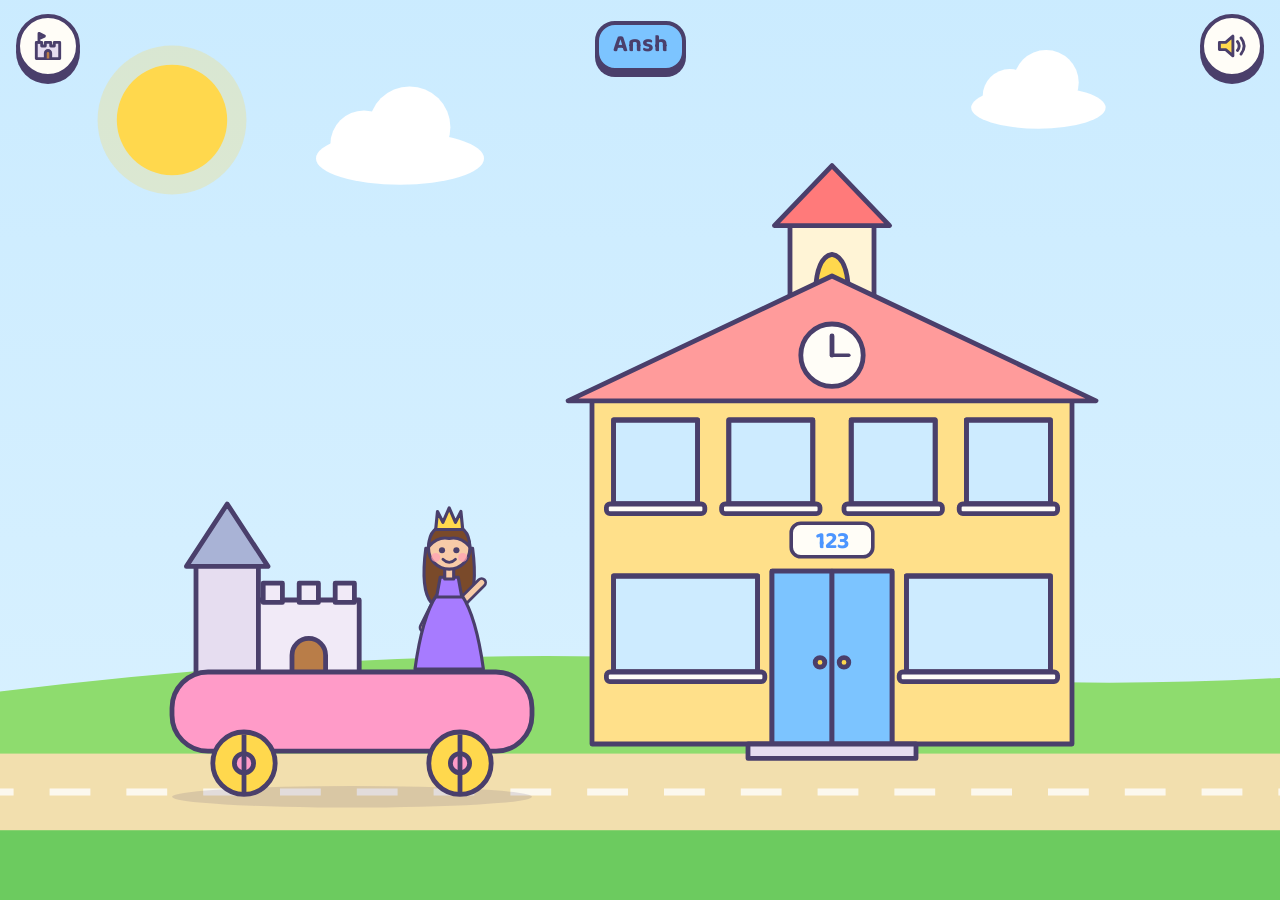
<file: worlds/school/index.html>
<!doctype html>
<html lang="en">
<head>
<meta charset="utf-8">
<meta name="viewport" content="width=device-width,initial-scale=1,viewport-fit=cover">
<style>[hidden]{display:none!important}</style>
<title>School · Rainbow Castle</title>
<link rel="preconnect" href="https://fonts.googleapis.com">
<link rel="preconnect" href="https://fonts.gstatic.com" crossorigin>
<link rel="stylesheet" href="https://fonts.googleapis.com/css2?family=Baloo+2:wght@700&display=swap">
<link rel="stylesheet" href="school.css">
</head>
<body>

<!-- the school yard: Princess Carsi's castle car drives up to the school, then she goes in to class.
     Taps: the door (into class), the windows (classmates wave), the bell, the clock, the car. -->
<svg id="scene" viewBox="0 0 1000 750" preserveAspectRatio="xMidYMid meet" role="img" aria-label="Princess Carsi's castle car parked in front of the school. Tap the school door to go in to class.">
  <defs>
    <linearGradient id="sky" x1="0" y1="0" x2="0" y2="1"><stop offset="0" stop-color="#8FD3FF"/><stop offset="1" stop-color="#D9F1FF"/></linearGradient>
  </defs>
  <rect x="-3000" y="-3000" width="7000" height="3700" fill="url(#sky)"/>
  <g id="sun" transform="translate(110 100)"><circle r="46" fill="#FFD84D"/><circle r="62" fill="#FFD84D" opacity=".25"/></g>
  <g fill="#FFFFFF">
    <g transform="translate(260 120)"><ellipse cx="40" cy="12" rx="70" ry="22"/><circle cx="10" cy="0" r="28"/><circle cx="48" cy="-14" r="34"/></g>
    <g transform="translate(800 80) scale(.8)"><ellipse cx="40" cy="12" rx="70" ry="22"/><circle cx="10" cy="0" r="28"/><circle cx="48" cy="-14" r="34"/></g>
  </g>

  <!-- grass and road, like at the castle -->
  <path d="M-3000 600 L-200 600 Q300 520 700 560 Q950 585 1300 540 L4000 540 L4000 4000 L-3000 4000 Z" fill="#8EDC6E"/>
  <rect x="-3000" y="628" width="7000" height="64" fill="#F2DFAE"/>
  <line x1="-3000" y1="660" x2="4000" y2="660" stroke="#FFFFFF" stroke-width="6" stroke-dasharray="34 30" opacity=".8"/>
  <rect x="-3000" y="692" width="7000" height="3000" fill="#6CCB5F"/>

  <!-- the school -->
  <g id="school" stroke="#4A3F6B" stroke-width="4" stroke-linejoin="round" stroke-linecap="round">
    <!-- bell tower -->
    <g id="bellTower" class="tap" role="button" tabindex="0" aria-label="The school bell">
      <rect x="625" y="186" width="70" height="80" fill="#FFF4D6"/>
      <polygon points="612,188 660,138 708,188" fill="#FF7A7A"/>
      <g id="bell"><path d="M646 250 Q646 214 660 212 Q674 214 674 250 Z" fill="#FFD84D"/><circle cx="660" cy="254" r="5" fill="#FFD84D"/></g>
    </g>
    <rect x="460" y="330" width="400" height="290" fill="#FFE08A"/>
    <polygon points="440,334 660,230 880,334" fill="#FF9B9B"/>
    <!-- clock in the gable -->
    <g id="clock" class="tap" role="button" tabindex="0" aria-label="The school clock">
      <circle cx="660" cy="296" r="26" fill="#FFFDF7"/>
      <line id="hourHand" x1="660" y1="296" x2="660" y2="280" stroke-width="4"/>
      <line id="minHand" x1="660" y1="296" x2="674" y2="296" stroke-width="3"/>
    </g>
    <!-- four windows; classmates pop up in them when tapped -->
    <g id="windows"></g>
    <!-- the door, with a little 123 sign above it -->
    <rect x="626" y="436" width="68" height="28" rx="8" fill="#FFFDF7" stroke-width="3"/>
    <text x="660" y="457" text-anchor="middle" font-family="'Baloo 2',sans-serif" font-weight="700" font-size="20" fill="#4D96FF" stroke="none">123</text>
    <g id="door" class="tap" role="button" tabindex="0" aria-label="The school door. Go in to class.">
      <rect x="610" y="476" width="100" height="144" fill="#3A2E4F"/>
      <g class="leaf leafL"><rect x="610" y="476" width="50" height="144" fill="#7CC4FF"/><circle cx="650" cy="552" r="4" fill="#FFD84D"/></g>
      <g class="leaf leafR"><rect x="660" y="476" width="50" height="144" fill="#7CC4FF"/><circle cx="670" cy="552" r="4" fill="#FFD84D"/></g>
    </g>
    <path d="M590 620 H730 V632 H590 Z" fill="#E6DDF0"/>
  </g>

  <!-- the castle car with Princess Carsi (drives in from the left) -->
  <g id="car" class="tap" role="button" tabindex="0" aria-label="Princess Carsi's castle car">
    <ellipse cx="260" cy="664" rx="150" ry="9" fill="#4A3F6B" opacity=".15"/>
    <g id="carBody" stroke="#4A3F6B" stroke-width="4" stroke-linejoin="round">
      <rect x="130" y="470" width="52" height="96" fill="#E6DDF0"/>
      <polygon points="122,472 156,420 190,472" fill="#A9B3D6"/>
      <rect x="182" y="500" width="84" height="66" fill="#F1EAF7"/>
      <rect x="186" y="486" width="16" height="16" fill="#F1EAF7"/><rect x="216" y="486" width="16" height="16" fill="#F1EAF7"/><rect x="246" y="486" width="16" height="16" fill="#F1EAF7"/>
      <path d="M210 566 V546 A14 14 0 0 1 238 546 V566 Z" fill="#B97D48"/>
      <rect x="110" y="560" width="300" height="66" rx="30" fill="#FF9BC8"/>
      <g class="wheel"><circle cx="170" cy="636" r="26" fill="#FFD84D"/><circle cx="170" cy="636" r="8" fill="#FF9BC8"/><line x1="170" y1="612" x2="170" y2="660"/></g>
      <g class="wheel"><circle cx="350" cy="636" r="26" fill="#FFD84D"/><circle cx="350" cy="636" r="8" fill="#FF9BC8"/><line x1="350" y1="612" x2="350" y2="660"/></g>
    </g>
    <!-- Princess Carsi standing on the front deck (walks to the door) -->
    <g id="carsi">
      <g transform="translate(296 418) scale(.75)">
        <g stroke="#4A3F6B" stroke-width="3.5" stroke-linejoin="round" stroke-linecap="round">
          <path d="M34 52 Q28 98 40 112 L80 112 Q92 98 86 52 Z" fill="#7A4A2A"/>
          <path d="M74 112 L96 90" stroke-width="12"/><path d="M74 112 L96 90" stroke="#F7CBA8" stroke-width="6"/>
          <path d="M46 112 L32 140" stroke-width="12"/><path d="M46 112 L32 140" stroke="#F7CBA8" stroke-width="6"/>
          <path d="M22 186 Q30 128 46 104 L74 104 Q90 128 98 186 Z" fill="#A77BFF"/>
          <path d="M46 106 L74 106 L70 84 L50 84 Z" fill="#A77BFF"/>
          <rect x="55" y="70" width="10" height="16" fill="#F7CBA8"/>
          <circle cx="60" cy="52" r="23" fill="#F7CBA8"/>
          <path d="M37 50 Q38 26 60 26 Q82 26 83 50 Q72 38 60 41 Q48 38 37 50 Z" fill="#7A4A2A"/>
          <polygon points="45,31 47,11 53,23 60,7 67,23 73,11 75,31" fill="#FFD84D"/>
        </g>
        <g fill="#4A3F6B"><circle cx="52" cy="54" r="3.4"/><circle cx="68" cy="54" r="3.4"/></g>
        <circle cx="45" cy="62" r="5" fill="#FF9EB5" opacity=".7"/><circle cx="75" cy="62" r="5" fill="#FF9EB5" opacity=".7"/>
        <path d="M53 64 Q60 71 67 64" fill="none" stroke="#4A3F6B" stroke-width="3" stroke-linecap="round"/>
      </g>
    </g>
  </g>
</svg>

<canvas id="fx"></canvas>

<header class="top">
  <button class="btn" id="homeBtn" aria-label="Drive back to the castle">
    <svg viewBox="0 0 40 40" fill="none" stroke="#4A3F6B" stroke-width="3.2" stroke-linejoin="round" stroke-linecap="round" aria-hidden="true">
      <path d="M7 34 V16 H13 V20 H17 V16 H23 V20 H27 V16 H33 V34 Z" fill="#E6DDF0"/>
      <path d="M17 34 V28 A3 3 0 0 1 23 28 V34" fill="#B97D48"/>
      <path d="M10 16 L10 6 L16 9 L10 12"/>
    </svg>
  </button>
  <div class="kids" id="kids" role="status" aria-live="polite"></div>
  <button class="btn" id="soundBtn" aria-label="Sound" aria-pressed="true">
    <svg viewBox="0 0 40 40" fill="none" stroke="#4A3F6B" stroke-width="3.2" stroke-linejoin="round" stroke-linecap="round" aria-hidden="true">
      <path d="M6 16 H13 L21 9 V31 L13 24 H6 Z" fill="#FFD84D"/>
      <g class="soundOn"><path d="M26 15 Q30 20 26 25"/><path d="M30 11 Q37 20 30 29"/></g>
      <g class="soundOff"><path d="M27 15 L35 25 M35 15 L27 25"/></g>
    </svg>
  </button>
</header>

<div id="bubble" class="bubble" aria-live="polite"></div>
<div id="pointer" class="pointer" hidden aria-hidden="true">👇</div>
<div id="curtain" class="curtain" aria-hidden="true"></div>

<script type="module" src="school.js"></script>
</body>
</html>
</file>
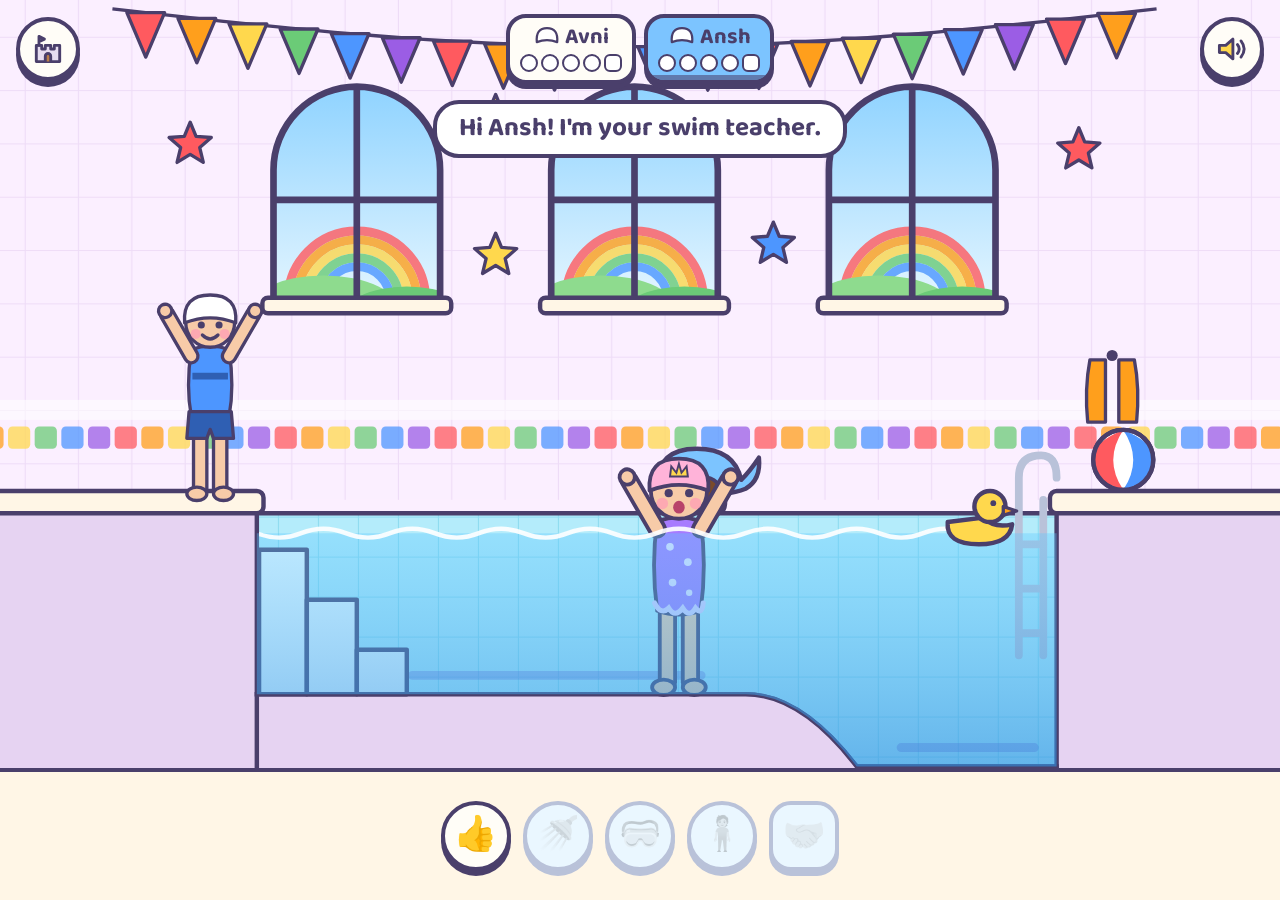
<file: worlds/castle/pool/index.html>
<!doctype html>
<html lang="en">
<head>
<meta charset="utf-8">
<meta name="viewport" content="width=device-width,initial-scale=1,viewport-fit=cover">
<style>[hidden]{display:none!important}</style>
<title>Swimming Pool · Rainbow Castle</title>
<link rel="preconnect" href="https://fonts.googleapis.com">
<link rel="preconnect" href="https://fonts.gstatic.com" crossorigin>
<link rel="stylesheet" href="https://fonts.googleapis.com/css2?family=Baloo+2:wght@700&display=swap">
<link rel="stylesheet" href="pool.css">
</head>
<body>

<!-- Side view of the castle's indoor pool: shallow end with steps on the left, deep end and ladder on the right.
     Scene units: deck top y=560, water surface y=590, shallow floor y=735, deep floor y=800, pool x=160..880. -->
<div id="stage">
<svg id="scene" viewBox="40 110 920 690" preserveAspectRatio="xMidYMid meet" role="img"
     aria-label="The castle swimming pool. Princess Carsi is the swim teacher. Choose a swimming step at the bottom: Carsi shows it, then you copy it.">
  <defs>
    <pattern id="wallTiles" width="48" height="48" patternUnits="userSpaceOnUse">
      <rect width="48" height="48" fill="#FBEFFF"/><path d="M48 0 V48 H0" fill="none" stroke="#EEDCF7" stroke-width="2"/>
    </pattern>
    <pattern id="poolTiles" width="36" height="36" patternUnits="userSpaceOnUse">
      <rect width="36" height="36" fill="#B4ECFB"/><path d="M36 0 V36 H0" fill="none" stroke="#8FDCF0" stroke-width="2"/>
    </pattern>
    <linearGradient id="waterGrad" x1="0" y1="0" x2="0" y2="1">
      <stop offset="0" stop-color="#5CC8FF" stop-opacity=".35"/><stop offset="1" stop-color="#2E8FE0" stop-opacity=".6"/>
    </linearGradient>
    <linearGradient id="windowSky" x1="0" y1="0" x2="0" y2="1">
      <stop offset="0" stop-color="#8FD3FF"/><stop offset="1" stop-color="#E3F5FF"/>
    </linearGradient>
    <filter id="glow" x="-80%" y="-80%" width="260%" height="260%">
      <feGaussianBlur stdDeviation="6" result="b"/>
      <feMerge><feMergeNode in="b"/><feMergeNode in="SourceGraphic"/></feMerge>
    </filter>
  </defs>

  <!-- back wall -->
  <rect x="-3000" y="-3000" width="7000" height="3560" fill="url(#wallTiles)"/>
  <g id="windows"></g>
  <g id="stars"></g>
  <g id="bunting"></g>
  <rect x="-3000" y="470" width="7000" height="18" fill="#FFFFFF" opacity=".6"/>
  <g id="mosaic"></g>

  <!-- whale fountain on the rim -->
  <g id="whale" class="tappable" transform="translate(560 548)" aria-label="Whale fountain">
    <circle r="44" cy="-10" fill="transparent"/>
    <path d="M-40 0 Q-40 -34 -4 -34 Q30 -34 36 -6 Q44 -14 52 -26 Q54 -6 40 2 Q20 10 -30 8 Q-40 6 -40 0 Z" fill="#7CC4FF" stroke="#4A3F6B" stroke-width="4" stroke-linejoin="round"/>
    <circle cx="-20" cy="-14" r="4" fill="#4A3F6B"/>
    <path d="M-30 -2 Q-18 4 -6 -2" fill="none" stroke="#4A3F6B" stroke-width="3" stroke-linecap="round"/>
    <path id="spout" d="M-6 -36 Q-10 -60 -22 -66 M-6 -36 Q-2 -62 10 -66" fill="none" stroke="#7FD0FF" stroke-width="5" stroke-linecap="round" opacity="0"/>
  </g>

  <!-- decks and the pool -->
  <rect x="-3000" y="560" width="3160" height="3000" fill="#E6D3F2"/>
  <rect x="880" y="560" width="3120" height="3000" fill="#E6D3F2"/>
  <rect x="-3000" y="552" width="3166" height="20" rx="6" fill="#FFF6E6" stroke="#4A3F6B" stroke-width="4"/>
  <rect x="874" y="552" width="3126" height="20" rx="6" fill="#FFF6E6" stroke="#4A3F6B" stroke-width="4"/>
  <path d="M160 572 V735 H600 Q650 735 700 800 H880 V572 Z" fill="url(#poolTiles)" stroke="#4A3F6B" stroke-width="4"/>
  <path d="M160 735 H600 Q650 735 700 800 H880 V3000 H160 Z" fill="#E6D3F2" stroke="#4A3F6B" stroke-width="4"/>
  <path d="M300 718 H560 M740 783 H860" stroke="#6A5ACD" stroke-width="8" stroke-linecap="round" opacity=".35"/>
  <!-- steps into the shallow end -->
  <g fill="#F2FBFF" stroke="#4A3F6B" stroke-width="4" stroke-linejoin="round">
    <path d="M162 605 H205 V735 H162 Z"/><path d="M205 650 H250 V735 H205 Z"/><path d="M250 695 H295 V735 H250 Z"/>
  </g>
  <!-- ladder out of the deep end -->
  <g stroke="#B9C2D9" stroke-width="7" stroke-linecap="round" fill="none">
    <path d="M846 700 V540 Q846 520 866 520 Q880 520 880 540"/><path d="M868 700 V560"/>
    <path d="M846 600 H868 M846 640 H868 M846 680 H868"/>
  </g>
  <!-- beach ball on the right deck -->
  <g id="ball" class="tappable" transform="translate(940 524)" aria-label="Beach ball">
    <g class="ballBounce">
      <circle r="27" fill="#FFFFFF" stroke="#4A3F6B" stroke-width="4"/>
      <path d="M0 -27 Q-18 0 0 27 Q-30 18 -27 0 Q-28 -16 0 -27 Z" fill="#FF5A5F"/>
      <path d="M0 -27 Q18 0 0 27 Q30 18 27 0 Q28 -16 0 -27 Z" fill="#4D96FF"/>
      <circle r="27" fill="none" stroke="#4A3F6B" stroke-width="4"/>
    </g>
  </g>
  <!-- life jacket on a hook -->
  <g id="vestHook" transform="translate(930 430)">
    <circle r="5" fill="#4A3F6B"/>
    <path d="M-20 4 L-6 4 L-6 60 L-22 60 Q-25 30 -20 4 Z M20 4 L6 4 L6 60 L22 60 Q25 30 20 4 Z" fill="#FF9F1C" stroke="#4A3F6B" stroke-width="3" stroke-linejoin="round"/>
  </g>

  <!-- tap the water (sits behind the swimmers so tapping them still reaches them) -->
  <rect id="hitWater" class="tappable" x="160" y="584" width="720" height="220" fill="transparent"/>
  <g id="under"></g>
  <g id="swimmers"></g>
  <g id="toys"></g>
  <text id="hand" x="0" y="0" font-size="60" text-anchor="middle" opacity="0" aria-hidden="true">🤲</text>
  <g id="bucket" opacity="0" aria-hidden="true"><text class="tip" x="0" y="0" font-size="56" text-anchor="middle">🪣</text></g>

  <!-- water in front of everything below the surface, so whatever is underwater looks tinted -->
  <path d="M160 590 V735 H600 Q650 735 700 800 H880 V590 Z" fill="url(#waterGrad)" pointer-events="none"/>
  <g pointer-events="none">
    <path id="surface" d="M-40 590 q20 -8 40 0 t40 0 t40 0 t40 0 t40 0 t40 0 t40 0 t40 0 t40 0 t40 0 t40 0 t40 0 t40 0 t40 0 t40 0 t40 0 t40 0 t40 0 t40 0 t40 0 t40 0" fill="none" stroke="#FFFFFF" stroke-width="4" stroke-linecap="round" opacity=".9" clip-path="url(#poolTop)"/>
  </g>
  <clipPath id="poolTop"><rect x="162" y="560" width="716" height="60"/></clipPath>

  <!-- rubber duck, bobbing at the deep end -->
  <g id="duck" class="tappable" transform="translate(810 586)" aria-label="Rubber duck">
    <g class="duckBob">
      <circle r="38" cy="-10" fill="transparent"/>
      <path d="M-28 -6 Q-30 14 0 14 Q28 14 30 -4 Q14 0 4 -10 Z" fill="#FFD84D" stroke="#4A3F6B" stroke-width="4" stroke-linejoin="round"/>
      <circle cx="10" cy="-20" r="14" fill="#FFD84D" stroke="#4A3F6B" stroke-width="4"/>
      <path d="M22 -20 L34 -16 L22 -12 Z" fill="#FF9F1C" stroke="#4A3F6B" stroke-width="3" stroke-linejoin="round"/>
      <circle cx="13" cy="-23" r="2.6" fill="#4A3F6B"/>
    </g>
  </g>
</svg>
</div>

<canvas id="fx"></canvas>

<header class="top">
  <button class="btn" id="homeBtn" aria-label="Back to the castle">
    <svg viewBox="0 0 40 40" fill="none" stroke="#4A3F6B" stroke-width="3.2" stroke-linejoin="round" stroke-linecap="round" aria-hidden="true">
      <path d="M7 34 V16 H13 V20 H17 V16 H23 V20 H27 V16 H33 V34 Z" fill="#E6DDF0"/>
      <path d="M17 34 V28 A3 3 0 0 1 23 28 V34" fill="#B97D48"/>
      <path d="M10 16 L10 6 L16 9 L10 12"/>
    </svg>
  </button>
  <div class="kids" id="kids" role="status" aria-live="polite"></div>
  <button class="btn" id="soundBtn" aria-label="Sound" aria-pressed="true">
    <svg viewBox="0 0 40 40" fill="none" stroke="#4A3F6B" stroke-width="3.2" stroke-linejoin="round" stroke-linecap="round" aria-hidden="true">
      <path d="M6 16 H13 L21 9 V31 L13 24 H6 Z" fill="#FFD84D"/>
      <g class="soundOn"><path d="M26 15 Q30 20 26 25"/><path d="M30 11 Q37 20 30 29"/></g>
      <g class="soundOff"><path d="M27 15 L35 25 M35 15 L27 25"/></g>
    </svg>
  </button>
</header>

<div id="bubble" class="bubble" aria-live="polite"></div>
<div id="peek" class="peek" hidden aria-hidden="true"><div class="peekWater"><span id="peekThing"></span></div><span class="peekEyes">👀</span></div>
<div id="dots" class="dots" hidden aria-hidden="true"></div>

<nav id="dock" class="dock" aria-label="Swimming steps"></nav>
<div id="pointer" class="pointer" hidden aria-hidden="true">👆</div>
<div id="curtain" class="curtain" aria-hidden="true"></div>

<script type="module" src="pool.js"></script>
</body>
</html>
</file>
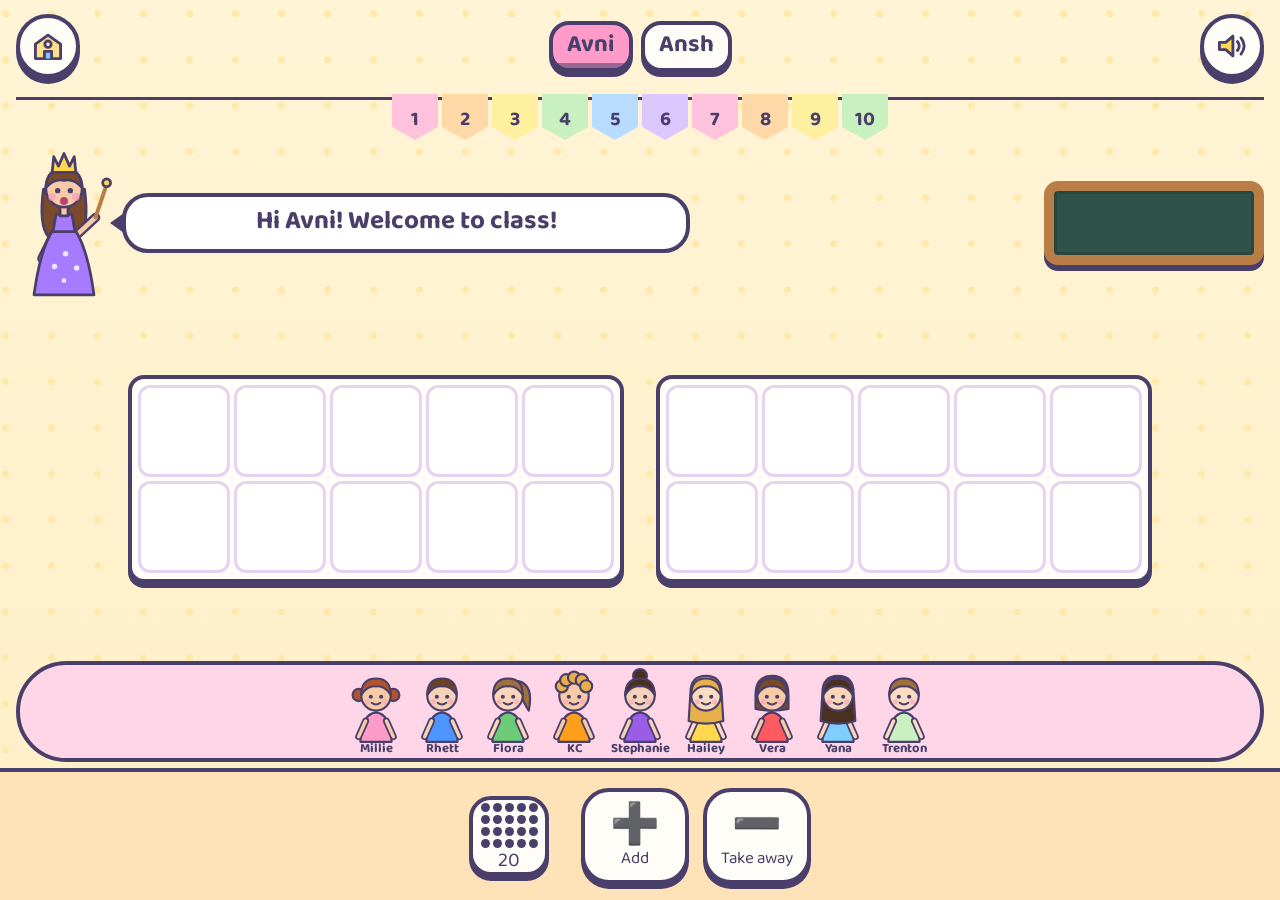
<file: worlds/school/kindergarten/index.html>
<!doctype html>
<html lang="en">
<head>
<meta charset="utf-8">
<meta name="viewport" content="width=device-width,initial-scale=1,viewport-fit=cover">
<style>[hidden]{display:none!important}</style>
<title>Kindergarten · School</title>
<link rel="preconnect" href="https://fonts.googleapis.com">
<link rel="preconnect" href="https://fonts.gstatic.com" crossorigin>
<link rel="stylesheet" href="https://fonts.googleapis.com/css2?family=Baloo+2:wght@700&display=swap">
<link rel="stylesheet" href="kindergarten.css">
</head>
<body>

<header class="top">
  <button class="btn" id="homeBtn" aria-label="Back to the school yard">
    <svg viewBox="0 0 40 40" fill="none" stroke="#4A3F6B" stroke-width="3.2" stroke-linejoin="round" stroke-linecap="round" aria-hidden="true">
      <path d="M6 34 V18 L20 8 L34 18 V34 Z" fill="#FFE08A"/>
      <path d="M16 34 V26 H24 V34" fill="#7CC4FF"/>
      <circle cx="20" cy="18" r="3.5" fill="#FFFDF7"/>
    </svg>
  </button>
  <div class="kids" id="kids" role="status" aria-live="polite"></div>
  <button class="btn" id="soundBtn" aria-label="Sound" aria-pressed="true">
    <svg viewBox="0 0 40 40" fill="none" stroke="#4A3F6B" stroke-width="3.2" stroke-linejoin="round" stroke-linecap="round" aria-hidden="true">
      <path d="M6 16 H13 L21 9 V31 L13 24 H6 Z" fill="#FFD84D"/>
      <g class="soundOn"><path d="M26 15 Q30 20 26 25"/><path d="M30 11 Q37 20 30 29"/></g>
      <g class="soundOff"><path d="M27 15 L35 25 M35 15 L27 25"/></g>
    </svg>
  </button>
</header>

<!-- the classroom: number flags along the wall, Carsi with her words, the chalkboard, the counting mat
     and the classmates sitting on the rug -->
<main id="room">
  <div id="bunting" class="bunting" aria-label="Number flags"></div>

  <section class="teacher">
    <button id="carsi" class="carsi" aria-label="Princess Carsi, the teacher">
      <svg viewBox="0 0 120 190" aria-hidden="true">
        <g stroke="#4A3F6B" stroke-width="3.5" stroke-linejoin="round" stroke-linecap="round">
          <path d="M34 52 Q28 98 40 112 L80 112 Q92 98 86 52 Z" fill="#7A4A2A"/>
          <!-- pointer stick arm -->
          <g class="stickArm">
            <path d="M74 112 L100 88" stroke-width="12"/><path d="M74 112 L100 88" stroke="#F7CBA8" stroke-width="6"/>
            <path d="M100 88 L114 46" stroke="#B97D48" stroke-width="5"/>
            <circle cx="114" cy="44" r="5" fill="#FFD84D"/>
          </g>
          <path d="M46 112 L32 140" stroke-width="12"/><path d="M46 112 L32 140" stroke="#F7CBA8" stroke-width="6"/>
          <path d="M22 186 Q30 128 46 104 L74 104 Q90 128 98 186 Z" fill="#A77BFF"/>
          <path d="M46 106 L74 106 L70 84 L50 84 Z" fill="#A77BFF"/>
          <rect x="55" y="70" width="10" height="16" fill="#F7CBA8"/>
          <circle cx="60" cy="52" r="23" fill="#F7CBA8"/>
          <path d="M37 50 Q38 26 60 26 Q82 26 83 50 Q72 38 60 41 Q48 38 37 50 Z" fill="#7A4A2A"/>
          <polygon points="45,31 47,11 53,23 60,7 67,23 73,11 75,31" fill="#FFD84D"/>
        </g>
        <g fill="#4A3F6B" class="eyes"><circle cx="52" cy="54" r="3.4"/><circle cx="68" cy="54" r="3.4"/></g>
        <circle cx="45" cy="62" r="5" fill="#FF9EB5" opacity=".7"/><circle cx="75" cy="62" r="5" fill="#FF9EB5" opacity=".7"/>
        <path class="smile" d="M53 64 Q60 71 67 64" fill="none" stroke="#4A3F6B" stroke-width="3" stroke-linecap="round"/>
        <ellipse class="mouth" cx="60" cy="67" rx="5" ry="5" fill="#B8436A"/>
        <g fill="#FFFFFF" opacity=".8"><circle cx="48" cy="150" r="3.5"/><circle cx="62" cy="134" r="3.5"/><circle cx="76" cy="152" r="3.5"/><circle cx="60" cy="168" r="3"/></g>
      </svg>
    </button>
    <div id="bubble" class="bubble" aria-live="polite"></div>
  </section>

  <button id="board" class="board" aria-label="Chalkboard"><span id="eq" class="eq"></span></button>

  <div id="matWrap" class="matWrap"><div id="mat" class="mat" role="group" aria-label="Counting frames"></div></div>

  <div id="class" class="class" role="group" aria-label="Classmates"></div>
</main>

<canvas id="fx"></canvas>
<nav id="dock" class="dock" aria-label="Lessons"></nav>
<div id="pointer" class="pointer" hidden aria-hidden="true">👇</div>
<div id="curtain" class="curtain" aria-hidden="true"></div>

<script type="module" src="kindergarten.js"></script>
</body>
</html>
</file>
<file: worlds/school/school.css>
:root{
  --ink:#4A3F6B;
  --btn:#FFFDF7;
  --font:"Baloo 2","Arial Rounded MT Bold","Comic Sans MS",system-ui,sans-serif;
  color-scheme: light;
}
html,body{height:100%}
body{margin:0;overflow:hidden;background:#BEE6FF;color:var(--ink);font-family:var(--font);
  -webkit-tap-highlight-color:transparent;user-select:none;-webkit-user-select:none}
button{font-family:inherit;color:inherit}
#scene{position:fixed;inset:0;width:100%;height:100%;display:block}
#fx{position:fixed;inset:0;width:100%;height:100%;pointer-events:none;z-index:5}

.tap{cursor:pointer;outline:none}
.tap:focus-visible{outline:4px solid #6A5ACD}

/* the car drives in; its wheels spin and it bumps along while moving */
#car{transition:transform 2.2s cubic-bezier(.2,.6,.3,1)}
#car.driving #carBody{animation:bump .22s ease-in-out infinite}
@keyframes bump{50%{transform:translateY(-5px)}}
.wheel{transform-box:fill-box;transform-origin:center}
#car.driving .wheel{animation:spin .4s linear infinite}
@keyframes spin{to{transform:rotate(360deg)}}
/* Carsi walks to the door and in */
#carsi{transition:transform 1.4s ease-in-out, opacity .4s}
#carsi.gone{opacity:0}

/* the door opens both ways */
.leaf{transform-box:fill-box;transition:transform .5s cubic-bezier(.5,1.6,.5,1)}
.leafL{transform-origin:0 50%}
.leafR{transform-origin:100% 50%}
#door.open .leaf{transform:scaleX(.12)}

#bell{transform-box:fill-box;transform-origin:50% 0}
#bellTower.ring #bell{animation:ring .3s ease-in-out 4 alternate}
@keyframes ring{from{transform:rotate(-24deg)}to{transform:rotate(24deg)}}
#hourHand,#minHand{transform-box:view-box;transform-origin:660px 296px;transition:transform 1.2s ease-in-out}

/* classmates peek up from behind the window sill */
.win .peek{transition:transform .45s cubic-bezier(.3,1.6,.5,1)}
.win.up .peek{transform:translateY(-56px)}

/* ---------- top bar ---------- */
.top{
  position:fixed;z-index:6;left:0;right:0;top:0;pointer-events:none;
  display:flex;align-items:center;justify-content:space-between;
  padding:calc(env(safe-area-inset-top,0px) + 14px) calc(env(safe-area-inset-right,0px) + 16px) 0 calc(env(safe-area-inset-left,0px) + 16px);
}
.btn{
  pointer-events:auto;width:64px;height:64px;border-radius:50%;padding:0;cursor:pointer;
  border:4px solid var(--ink);background:var(--btn);
  display:grid;place-items:center;box-shadow:0 6px 0 var(--ink);
  transition:transform .1s, box-shadow .1s;
}
.btn:active{transform:translateY(5px);box-shadow:0 1px 0 var(--ink)}
.btn:focus-visible{outline:4px solid #6A5ACD;outline-offset:3px}
.btn svg{width:36px;height:36px}
#soundBtn .soundOff{display:none}
#soundBtn[aria-pressed="false"] .soundOn{display:none}
#soundBtn[aria-pressed="false"] .soundOff{display:inline}
.kids{display:flex;gap:8px;min-width:0}
.kidCard{
  padding:8px 14px 11px;background:var(--kid);border:4px solid var(--ink);border-radius:20px;box-shadow:0 5px 0 var(--ink);
  font-weight:700;font-size:24px;line-height:1;
}

/* Carsi's words (shown always; spoken when sound is on) */
.bubble{
  position:fixed;z-index:6;left:50%;bottom:calc(env(safe-area-inset-bottom,0px) + 24px);
  max-width:calc(100% - 32px);box-sizing:border-box;padding:10px 22px;
  background:#FFFFFF;border:4px solid var(--ink);border-radius:26px;box-shadow:0 5px 0 var(--ink);
  font-weight:700;font-size:26px;line-height:1.15;text-align:center;
  opacity:0;transform:translateX(-50%) scale(.7);transition:opacity .2s, transform .25s cubic-bezier(.3,1.6,.5,1);
  pointer-events:none;
}
.bubble.show{opacity:1;transform:translateX(-50%) scale(1)}

.pointer{position:fixed;z-index:7;font-size:48px;pointer-events:none;margin:-4px 0 0 -18px;animation:bob 1s ease-in-out infinite}
@keyframes bob{0%,100%{transform:translateY(0)}50%{transform:translateY(-12px)}}
.curtain{position:fixed;inset:0;z-index:9;background:#FFF4D6;opacity:1;pointer-events:none;transition:opacity .6s}
.curtain.open{opacity:0}

@media (max-width:480px){
  .btn{width:56px;height:56px}.btn svg{width:30px;height:30px}
  .kidCard{padding:6px 10px 9px;border-width:3px;font-size:20px}
  .bubble{font-size:21px;padding:8px 14px}
}
@media (prefers-reduced-motion: reduce){
  #car{transition-duration:.6s}
  #car.driving #carBody,#car.driving .wheel,.pointer,#bellTower.ring #bell{animation:none}
}
</file>
<file: worlds/castle/pool/pool.css>
:root{
  --ink:#4A3F6B;
  --btn:#FFFDF7;
  --wall:#FBEFFF;
  --deck:#FFF6E6;
  --dock:128px;
  --font-bubble:"Baloo 2","Arial Rounded MT Bold","Comic Sans MS",system-ui,sans-serif;
  color-scheme: light;
}
html,body{height:100%}
body{
  margin:0;background:var(--wall);overflow:hidden;
  -webkit-tap-highlight-color:transparent;user-select:none;-webkit-user-select:none;
  font-family:var(--font-bubble);color:var(--ink);
}
#stage{position:fixed;left:0;right:0;top:0;bottom:calc(var(--dock) + env(safe-area-inset-bottom,0px))}
#scene{width:100%;height:100%;display:block;touch-action:none}
#fx{position:fixed;inset:0;width:100%;height:100%;pointer-events:none;z-index:5}
.tappable{cursor:pointer}

/* ---------- top bar ---------- */
.top{
  position:fixed;z-index:6;left:0;right:0;top:0;pointer-events:none;
  display:flex;align-items:center;justify-content:space-between;
  padding:calc(env(safe-area-inset-top,0px) + 14px) calc(env(safe-area-inset-right,0px) + 16px) 0 calc(env(safe-area-inset-left,0px) + 16px);
}
.btn{
  pointer-events:auto;width:64px;height:64px;border-radius:50%;padding:0;cursor:pointer;
  border:4px solid var(--ink);background:var(--btn);color:var(--ink);
  display:grid;place-items:center;box-shadow:0 6px 0 var(--ink);
  transition:transform .1s, box-shadow .1s;
}
.btn:active{transform:translateY(5px);box-shadow:0 1px 0 var(--ink)}
.btn:focus-visible,.skill:focus-visible,.act:focus-visible,.cap:focus-visible{outline:4px solid #6A5ACD;outline-offset:4px}
.btn svg{width:36px;height:36px}
#soundBtn .soundOff{display:none}
#soundBtn[aria-pressed="false"] .soundOn{display:none}
#soundBtn[aria-pressed="false"] .soundOff{display:inline}

/* the children's cards: Avni on the left, Ansh on the right, each with their own cap and tokens */
.kids{display:flex;gap:8px;min-width:0}
.kidCard{
  position:relative;display:flex;flex-direction:column;align-items:center;gap:3px;padding:5px 10px 8px;
  background:var(--btn);border:4px solid var(--ink);border-radius:20px;box-shadow:0 5px 0 var(--ink);
  overflow:hidden;transition:background .4s;
}
.kidCard.on{background:var(--kid)}
.kidTop{display:flex;align-items:center;gap:4px}
.kidTop svg{width:28px;height:28px}
.kidName{font-weight:700;font-size:22px;line-height:1}
.minis{display:flex;gap:3px}
.mini{width:18px;height:18px;border-radius:50%;border:2px solid var(--ink);background:#FFFFFF;
  display:grid;place-items:center;font-size:10px;line-height:1;box-sizing:border-box}
.mini.bench{border-radius:6px}
.mini.token{background:radial-gradient(circle at 35% 30%,#FFF6C9,#FFD84D 70%)}
/* the turn bar: shrinks as the turn's time passes */
.time{position:absolute;left:0;bottom:0;height:5px;width:100%;background:var(--ink);opacity:.55;
  transform-origin:0 50%;transform:scaleX(var(--left,1));transition:transform 1s linear}
.kidCard.pop{animation:pop .7s cubic-bezier(.3,1.8,.5,1)}
@keyframes pop{0%{transform:scale(.4)}100%{transform:scale(1)}}

/* ---------- Carsi's speech, shown as words for every spoken line ---------- */
.bubble{
  position:fixed;z-index:6;left:50%;top:calc(env(safe-area-inset-top,0px) + 100px);
  transform:translateX(-50%) scale(.6);opacity:0;pointer-events:none;
  max-width:min(86vw,560px);padding:10px 22px;text-align:center;
  background:#FFFFFF;border:4px solid var(--ink);border-radius:26px;
  font-weight:700;font-size:26px;line-height:1.15;
  transition:opacity .2s, transform .25s cubic-bezier(.3,1.6,.5,1);
}
.bubble.show{opacity:1;transform:translateX(-50%) scale(1)}

/* ---------- what Carsi sees underwater ---------- */
.peek{
  position:fixed;z-index:4;right:calc(env(safe-area-inset-right,0px) + 18px);top:calc(env(safe-area-inset-top,0px) + 160px);
  width:min(36vw,200px);aspect-ratio:1;pointer-events:none;
  animation:pop .5s cubic-bezier(.3,1.8,.5,1);
}
.peekWater{
  width:100%;height:100%;border-radius:50%;border:5px solid var(--ink);overflow:hidden;
  background:radial-gradient(circle at 40% 35%,#BDEBFF,#3FA7EE);
  display:grid;place-items:center;
}
#peekThing{font-size:min(20vw,110px);line-height:1;transition:filter .3s}
.peek.blurry #peekThing{filter:blur(9px)}
.peekEyes{position:absolute;left:-6px;top:-10px;font-size:40px}
@media (max-width:640px){.peek{right:auto;left:50%;margin-left:min(-18vw,-100px)}}

/* counting dots (bobbing, holding breath) */
.dots{
  position:fixed;z-index:6;left:50%;transform:translateX(-50%);
  bottom:calc(var(--dock) + env(safe-area-inset-bottom,0px) + 12px);
  display:flex;gap:10px;padding:8px 14px;background:#FFFFFFcc;border:3px solid var(--ink);border-radius:999px;
}
.dot{
  width:34px;height:34px;border-radius:50%;border:3px solid var(--ink);background:#FFFFFF;
  display:grid;place-items:center;font-size:18px;color:transparent;transition:background .25s, color .25s, transform .25s;
}
.dot.on{background:#7FD0FF;color:var(--ink);transform:scale(1.15)}

/* ---------- the dock: swim path (tokens) or the current step's action buttons ---------- */
.dock{
  position:fixed;z-index:6;left:0;right:0;bottom:0;
  height:var(--dock);padding-bottom:env(safe-area-inset-bottom,0px);
  background:var(--deck);border-top:4px solid var(--ink);
  display:flex;align-items:center;justify-content:center;gap:12px;
}
.skill,.cap,.act{
  position:relative;flex:none;border:4px solid var(--ink);border-radius:50%;padding:0;cursor:pointer;
  background:var(--btn);color:var(--ink);font-family:inherit;
  display:grid;place-items:center;box-shadow:0 5px 0 var(--ink);
  transition:transform .1s, box-shadow .1s, opacity .3s;
}
.skill:active,.cap:active,.act:active{transform:translateY(4px);box-shadow:0 1px 0 var(--ink)}
.skill{width:70px;height:70px;font-size:34px}
.skill .ico{line-height:1}
/* a step Carsi hasn't reached yet: a soft empty bubble */
.skill.later{background:#EAF7FF;box-shadow:0 5px 0 #B9C2D9;border-color:#B9C2D9}
.skill.later .ico{opacity:.25;filter:grayscale(1)}
/* the next step glows */
.skill.next{animation:glowPulse 1.4s ease-in-out infinite}
@keyframes glowPulse{0%,100%{box-shadow:0 5px 0 var(--ink),0 0 0 0 #FFE66D}50%{box-shadow:0 5px 0 var(--ink),0 0 0 10px #FFE66D}}
/* a token: the step Carsi has learned, on a golden coin */
.skill.token{background:radial-gradient(circle at 35% 30%,#FFF6C9,#FFD84D 70%);}
.skill.token::after{content:"";position:absolute;inset:4px;border-radius:50%;border:3px dashed #E0A800}
.skill.bench{border-radius:22px}
.cap{width:62px;height:62px}
.cap svg{width:44px;height:44px}
.act{width:96px;height:96px;border-radius:28px;font-size:44px;gap:0;align-content:center}
.act .ico{line-height:1}
.act .word{font-size:17px;line-height:1;margin-top:2px}
.act.main{animation:glowPulse 1.4s ease-in-out infinite}
.act.small{width:64px;height:64px;font-size:28px;border-radius:50%}
.act.small .word{display:none}
.dock .gap{flex:0 0 6px}
/* while Carsi is moving, the action buttons rest (↩ always works) */
.dock.busy .act:not(.small){opacity:.35;pointer-events:none;animation:none}
@media (max-width:480px){
  :root{--dock:112px}
  .dock{gap:7px}
  .skill{width:54px;height:54px;font-size:26px;border-width:3px}
  .cap{width:52px;height:52px;border-width:3px}.cap svg{width:36px;height:36px}
  .act{width:84px;height:84px;font-size:38px}
  .act.small{width:54px;height:54px}
  .btn{width:56px;height:56px}.btn svg{width:30px;height:30px}
  .kids{gap:5px}.kidCard{padding:4px 6px 7px;border-width:3px}.kidName{font-size:19px}.kidTop svg{width:22px;height:22px}
  .mini{width:16px;height:16px;font-size:9px}.minis{gap:2px}
  .bubble{font-size:22px;top:calc(env(safe-area-inset-top,0px) + 92px)}
}
@media (max-width:360px){.skill{width:48px;height:48px;font-size:22px}.cap{width:46px;height:46px}}

/* token flying from Carsi to its spot on the path */
.flyToken{
  position:fixed;z-index:7;width:70px;height:70px;margin:-35px 0 0 -35px;border-radius:50%;
  border:4px solid var(--ink);background:radial-gradient(circle at 35% 30%,#FFF6C9,#FFD84D 70%);
  display:grid;place-items:center;font-size:36px;pointer-events:none;
  transition:transform .9s cubic-bezier(.5,-0.3,.4,1);
}

.pointer{position:fixed;z-index:7;font-size:48px;pointer-events:none;margin:-4px 0 0 -18px;animation:bob 1s ease-in-out infinite}
@keyframes bob{0%,100%{transform:translateY(0)}50%{transform:translateY(-12px)}}

.curtain{position:fixed;inset:0;z-index:9;background:#FBEFFF;opacity:1;pointer-events:none;transition:opacity .6s}
.curtain.open{opacity:0}

/* ---------- scene bits ---------- */
#surface{animation:lap 3s linear infinite}
@keyframes lap{to{transform:translateX(80px)}}
.duckBob{transform-box:fill-box;transform-origin:50% 100%;animation:duckBob 2.6s ease-in-out infinite}
@keyframes duckBob{0%,100%{transform:translateY(0) rotate(-4deg)}50%{transform:translateY(5px) rotate(4deg)}}
#duck.spin .duckBob{animation:duckSpin .7s ease-in-out}
@keyframes duckSpin{50%{transform:translateY(-40px) rotate(180deg)}100%{transform:translateY(0) rotate(360deg)}}
.ballBounce{transform-box:fill-box;transform-origin:50% 100%}
#ball.bounce .ballBounce{animation:ballBounce 1.1s cubic-bezier(.3,.6,.5,1)}
@keyframes ballBounce{
  0%{transform:translateY(0) scale(1.2,.8)}
  25%{transform:translateY(-150px) rotate(180deg)}
  50%{transform:translateY(0) scale(1.15,.85) rotate(360deg)}
  70%{transform:translateY(-50px) rotate(400deg)}
  100%{transform:translateY(0) rotate(360deg)}
}
#spout{transition:opacity .2s}
#whale.spray #spout{opacity:1}
.wallStar{transform-box:fill-box;transform-origin:center;transition:transform .4s}
.wallStar.zing{animation:zing .6s cubic-bezier(.3,1.5,.5,1)}
@keyframes zing{0%{transform:scale(1) rotate(0)}45%{transform:scale(2.2) rotate(72deg)}100%{transform:scale(1) rotate(144deg)}}
#stars.bright .wallStar path{filter:url(#glow)}
.twinkle{animation:twinkle 2.4s ease-in-out infinite}
@keyframes twinkle{0%,100%{opacity:1}50%{opacity:.45}}
.flag{transform-box:fill-box;transform-origin:50% 0;cursor:pointer}
.flag.swing{animation:swing .8s ease-in-out}
@keyframes swing{25%{transform:rotate(18deg)}75%{transform:rotate(-14deg)}}

#hand,#bucket,#toys text,#under text{transition:opacity .35s, transform .6s ease-in-out}
#bucket .tip{transform-box:fill-box;transform-origin:50% 50%;transition:transform .35s}
#bucket.pouring .tip{transform:rotate(-120deg)}
.toy{cursor:pointer}
.toy.wiggle{animation:zing .6s cubic-bezier(.3,1.5,.5,1);transform-box:fill-box;transform-origin:center}

/* ---------- swimmers' poses: Carsi, Avni and Ansh (see swimmer.js) ---------- */
.swimmer{transform-origin:0 0;transition-property:transform;transition-timing-function:cubic-bezier(.4,.1,.3,1);cursor:pointer}
.swimmer .c-out{stroke:var(--ink);stroke-width:15;stroke-linecap:round;stroke-linejoin:round}
.swimmer .c-cap{fill:var(--cap,#FFFFFF)}
.c-arm,.c-leg{transition:transform .45s cubic-bezier(.3,1.3,.5,1)}
.swimmer .c-vest,.swimmer .c-board,.swimmer .c-back,.swimmer .c-goggles,.swimmer .c-tucked{display:none}
.swimmer.vest .c-vest,.swimmer.board .c-board,.swimmer.goggles .c-goggles{display:inline}

.swimmer[data-arms=down] .c-armL{transform:rotate(14deg)}   .swimmer[data-arms=down] .c-armR{transform:rotate(-14deg)}
.swimmer[data-arms=out] .c-armL{transform:rotate(75deg)}    .swimmer[data-arms=out] .c-armR{transform:rotate(-75deg)}
.swimmer[data-arms=starfish] .c-armL{transform:rotate(125deg)} .swimmer[data-arms=starfish] .c-armR{transform:rotate(-125deg)}
.swimmer[data-arms=up] .c-armL{transform:rotate(172deg)}    .swimmer[data-arms=up] .c-armR{transform:rotate(-172deg)}
.swimmer[data-arms=hug] .c-armL{transform:rotate(-38deg)}   .swimmer[data-arms=hug] .c-armR{transform:rotate(38deg)}
.swimmer[data-arms=cheer] .c-armL{transform:rotate(150deg)} .swimmer[data-arms=cheer] .c-armR{transform:rotate(-150deg)}
.swimmer[data-legs=apart] .c-legL{transform:rotate(22deg)}  .swimmer[data-legs=apart] .c-legR{transform:rotate(-22deg)}
.swimmer[data-legs=tuck] .c-straight{display:none}
.swimmer[data-legs=tuck] .c-tucked{display:inline}
.swimmer[data-facing=away] .c-back{display:inline}
.swimmer[data-facing=away] .c-face{display:none}

/* faces */
.swimmer .c-eyesShut,.swimmer .c-mOpen,.swimmer .c-mPuff,.swimmer .c-mBlow{display:none}
.swimmer[data-face=wow] .c-mSmile{display:none}      .swimmer[data-face=wow] .c-mOpen{display:inline}
.swimmer[data-face=scrunch] .c-eyesOpen{display:none} .swimmer[data-face=scrunch] .c-eyesShut{display:inline}
.swimmer[data-face=scrunch] .c-mSmile{display:none}  .swimmer[data-face=scrunch] .c-mOpen{display:inline}
.swimmer[data-face=puff] .c-mSmile{display:none}     .swimmer[data-face=puff] .c-mPuff{display:inline}
.swimmer[data-face=puff] .c-cheek{transform:scale(1.9);transform-box:fill-box;transform-origin:center;opacity:1}
.swimmer[data-face=blow] .c-mSmile{display:none}     .swimmer[data-face=blow] .c-mBlow{display:inline}
.swimmer[data-face=calm] .c-eyesOpen{display:none}   .swimmer[data-face=calm] .c-eyesShut{display:inline}
.swimmer.talking[data-face=happy] .c-mSmile{display:none}
.swimmer.talking[data-face=happy] .c-mOpen{display:inline;transform-box:fill-box;transform-origin:center;animation:chatter .16s ease-in-out infinite alternate}
@keyframes chatter{from{transform:scaleY(.35)}to{transform:scaleY(1)}}

/* moving */
.swimmer[data-move=kick] .c-legL{animation:kickL .28s ease-in-out infinite alternate}
.swimmer[data-move=kick] .c-legR{animation:kickR .28s ease-in-out infinite alternate}
@keyframes kickL{from{transform:rotate(-16deg)}to{transform:rotate(16deg)}}
@keyframes kickR{from{transform:rotate(16deg)}to{transform:rotate(-16deg)}}
.swimmer[data-move=tread] .c-legL{animation:kickL .6s ease-in-out infinite alternate}
.swimmer[data-move=tread] .c-legR{animation:kickR .6s ease-in-out infinite alternate}
.swimmer[data-move=tread] .c-armL{animation:scullL .7s ease-in-out infinite alternate}
.swimmer[data-move=tread] .c-armR{animation:scullR .7s ease-in-out infinite alternate}
@keyframes scullL{from{transform:rotate(55deg)}to{transform:rotate(95deg)}}
@keyframes scullR{from{transform:rotate(-55deg)}to{transform:rotate(-95deg)}}
.c-armL.stroking{animation:millL .7s ease-in-out}
.c-armR.stroking{animation:millR .7s ease-in-out}
@keyframes millL{from{transform:rotate(172deg)}to{transform:rotate(532deg)}}
@keyframes millR{from{transform:rotate(-172deg)}to{transform:rotate(-532deg)}}

@media (prefers-reduced-motion: reduce){
  #surface,.duckBob,.twinkle,.pointer,.skill.next,.act.main{animation:none}
  .swimmer[data-move=kick] .c-leg,.swimmer[data-move=tread] .c-leg,.swimmer[data-move=tread] .c-arm{animation-duration:1.2s}
}
</file>
<file: worlds/school/kindergarten/kindergarten.css>
:root{
  --ink:#4A3F6B;
  --btn:#FFFDF7;
  --wall:#FFF4D6;
  --floor:#FFE3B8;
  --dock:128px;
  --top:94px;
  --cell:60px;
  --font:"Baloo 2","Arial Rounded MT Bold","Comic Sans MS",system-ui,sans-serif;
  color-scheme: light;
}
html,body{height:100%}
body{
  margin:0;overflow:hidden;color:var(--ink);font-family:var(--font);
  background:
    radial-gradient(circle at 12% 30%,#FFE9A8 0 3px,transparent 4px) 0 0/46px 46px,
    linear-gradient(var(--wall),#FFEFC7);
  -webkit-tap-highlight-color:transparent;user-select:none;-webkit-user-select:none;
}
button{font-family:inherit;color:inherit}
#fx{position:fixed;inset:0;width:100%;height:100%;pointer-events:none;z-index:5}

/* ---------- top bar (same as the pool) ---------- */
.top{
  position:fixed;z-index:6;left:0;right:0;top:0;pointer-events:none;
  display:flex;align-items:center;justify-content:space-between;
  padding:calc(env(safe-area-inset-top,0px) + 14px) calc(env(safe-area-inset-right,0px) + 16px) 0 calc(env(safe-area-inset-left,0px) + 16px);
}
.btn{
  pointer-events:auto;width:64px;height:64px;border-radius:50%;padding:0;cursor:pointer;
  border:4px solid var(--ink);background:var(--btn);
  display:grid;place-items:center;box-shadow:0 6px 0 var(--ink);
  transition:transform .1s, box-shadow .1s;
}
.btn:active{transform:translateY(5px);box-shadow:0 1px 0 var(--ink)}
.btn svg{width:36px;height:36px}
#soundBtn .soundOff{display:none}
#soundBtn[aria-pressed="false"] .soundOn{display:none}
#soundBtn[aria-pressed="false"] .soundOff{display:inline}
:is(.btn,.act,.size,.flag,.carsi,.board,.cell,.mate):focus-visible{outline:4px solid #6A5ACD;outline-offset:3px}

/* the children's cards: Avni left, Ansh right; the bar under the playing child's card is the turn timer */
.kids{display:flex;gap:8px;min-width:0}
.kidCard{
  position:relative;display:flex;align-items:center;gap:4px;padding:8px 14px 11px;
  background:var(--btn);border:4px solid var(--ink);border-radius:20px;box-shadow:0 5px 0 var(--ink);
  overflow:hidden;transition:background .4s;
  font-weight:700;font-size:24px;line-height:1;
}
.kidCard.on{background:var(--kid)}
.time{position:absolute;left:0;bottom:0;height:5px;width:100%;background:var(--ink);opacity:.55;
  transform-origin:0 50%;transform:scaleX(var(--left,1));transition:transform 1s linear}
.kidCard.pop{animation:pop .7s cubic-bezier(.3,1.8,.5,1)}
@keyframes pop{0%{transform:scale(.4)}100%{transform:scale(1)}}

/* ---------- the room ---------- */
#room{
  position:fixed;left:0;right:0;
  top:calc(env(safe-area-inset-top,0px) + var(--top));
  bottom:calc(var(--dock) + env(safe-area-inset-bottom,0px));
  padding:0 calc(env(safe-area-inset-right,0px) + 16px) 10px calc(env(safe-area-inset-left,0px) + 16px);
  display:grid;gap:8px;
  grid-template-columns:1fr;
  grid-template-rows:auto auto auto minmax(0,1fr) auto;
  grid-template-areas:"bunting" "teacher" "board" "mat" "class";
}
@media (min-width:760px){
  #room{grid-template-columns:minmax(0,1fr) auto;grid-template-rows:auto auto minmax(0,1fr) auto;grid-template-areas:"bunting bunting" "teacher board" "mat mat" "class class";column-gap:20px}
}
/* short wide screens (laptops): the rug sits between Carsi and the board so the mat keeps its height */
@media (min-width:760px) and (max-height:760px){
  #room{grid-template-columns:minmax(0,1fr) minmax(0,1.25fr) auto;grid-template-rows:auto auto minmax(0,1fr);
    grid-template-areas:"bunting bunting bunting" "teacher class board" "mat mat mat"}
  .class{align-self:center}
  .mate .name{font-size:11px}
}
/* phones on their side: Carsi on the left, board and mat on the right */
@media (orientation:landscape) and (max-height:540px){
  :root{--top:84px}
  #room{grid-template-columns:minmax(150px,30%) minmax(0,1fr);grid-template-rows:auto minmax(0,1fr) auto;
    grid-template-areas:"teacher board" "teacher mat" "class mat"}
  .class{flex-wrap:wrap;border-radius:24px}
  .bunting{display:none!important}
  .teacher{flex-direction:column;align-items:center;justify-content:flex-start}
}

/* number flags 1 to 10 along the wall: tap one to hear it */
.bunting{grid-area:bunting;display:flex;justify-content:center;gap:4px;
  background:linear-gradient(var(--ink),var(--ink)) 0 3px/100% 3px no-repeat}
.flag{
  flex:0 1 46px;min-width:30px;height:46px;padding:4px 0 0;border:0;cursor:pointer;
  background:var(--c);clip-path:polygon(0 0,100% 0,100% 72%,50% 100%,0 72%);
  font-weight:700;font-size:20px;line-height:1;align-self:start;
  transform-origin:50% 0;
}
.flag.swing{animation:swing .8s ease-in-out}
@keyframes swing{25%{transform:rotate(14deg)}75%{transform:rotate(-10deg)}}

/* Carsi and her words */
.teacher{grid-area:teacher;display:flex;align-items:center;gap:10px;min-width:0}
.carsi{flex:none;width:96px;height:150px;padding:0;border:0;background:none;cursor:pointer}
.carsi svg{width:100%;height:100%;overflow:visible}
.carsi .mouth{opacity:0;transform-box:fill-box;transform-origin:center}
.carsi.talking .smile{opacity:0}
.carsi.talking .mouth{opacity:1;animation:chatter .16s ease-in-out infinite alternate}
@keyframes chatter{from{transform:scaleY(.35)}to{transform:scaleY(1)}}
.carsi .eyes{transform-box:fill-box;transform-origin:center;animation:blink 4.5s infinite}
@keyframes blink{0%,94%,100%{transform:scaleY(1)}97%{transform:scaleY(.1)}}
.stickArm{transform-box:fill-box;transform-origin:0 100%}
.carsi.point .stickArm{animation:point .5s ease-in-out 2 alternate}
@keyframes point{to{transform:rotate(-16deg)}}
.carsi.hop{animation:hop .5s cubic-bezier(.3,1.6,.5,1)}
@keyframes hop{50%{transform:translateY(-16px)}}

.bubble{
  position:relative;flex:1 1 auto;min-width:0;max-width:520px;min-height:1.2em;
  padding:10px 20px;background:#FFFFFF;border:4px solid var(--ink);border-radius:26px;
  font-weight:700;font-size:26px;line-height:1.15;text-align:center;
  opacity:0;transform:scale(.7);transition:opacity .2s, transform .25s cubic-bezier(.3,1.6,.5,1);
}
.bubble.show{opacity:1;transform:scale(1)}
.bubble::before{content:"";position:absolute;left:-16px;top:50%;margin-top:-10px;
  border:10px solid transparent;border-right:14px solid var(--ink);border-left:0}
@media (orientation:landscape) and (max-height:540px){
  .bubble{font-size:20px;padding:6px 12px;width:100%}.bubble::before{display:none}
  .carsi{width:70px;height:110px}
}

/* the chalkboard with the number sentence */
.board{
  grid-area:board;justify-self:center;align-self:center;min-width:220px;min-height:84px;
  padding:6px 26px;cursor:pointer;
  background:#2F5249;border:10px solid #B97D48;border-radius:14px;box-shadow:0 6px 0 var(--ink),inset 0 0 0 3px #00000022;
  color:#FFFDF7;display:grid;place-items:center;
}
.eq{display:flex;align-items:center;gap:12px;font-weight:700;font-size:54px;line-height:1;white-space:nowrap}
.eq .op{color:#FFE66D}
.eq .n1{color:#FFC2DD}
.eq .n2{color:#B8DCFF}
.eq .ans{min-width:1.1em;padding:0 6px;border:4px dashed #FFFDF799;border-radius:12px;text-align:center;color:#FFE66D}
.eq .ans.done{border-style:solid;border-color:#FFE66D}
.eq .ans.tick{animation:pop .4s cubic-bezier(.3,1.8,.5,1)}
.eq .pop{animation:pop .5s cubic-bezier(.3,1.8,.5,1)}
.board .doodle{position:absolute;pointer-events:none}
@media (max-width:480px){.eq{font-size:42px;gap:8px}.board{min-height:70px;padding:4px 18px}}

/* ---------- the counting mat: ten-frames, rows of five ---------- */
.matWrap{grid-area:mat;min-height:0;display:grid;place-items:center}
.mat{display:flex;gap:calc(var(--cell) * .35);align-items:center;justify-content:center}
.mat.stack{flex-direction:column;gap:calc(var(--cell) * .2)}
.frame{
  display:grid;grid-template-columns:repeat(5,var(--cell));gap:4px;padding:6px;
  background:#FFFDF7;border:4px solid var(--ink);border-radius:16px;box-shadow:0 5px 0 var(--ink);
}
.cell{
  position:relative;width:var(--cell);height:var(--cell);padding:0;border:3px solid #E6D3F2;border-radius:12px;
  background:#FFFFFF;cursor:pointer;display:grid;place-items:center;
}
.counter{
  position:relative;font-size:calc(var(--cell) * .6);line-height:1;pointer-events:none;
  width:86%;height:86%;border-radius:50%;display:grid;place-items:center;
  animation:drop .45s cubic-bezier(.3,1.5,.5,1);
}
@keyframes drop{0%{transform:translateY(-60%) scale(.3);opacity:0}100%{transform:none;opacity:1}}
/* the first group and the ones that came (pink and blue, plus the dashed ring, so not by colour alone) */
.counter.first{background:#FFD6E8}
.counter.more{background:#CDE7FF;box-shadow:inset 0 0 0 3px #4D96FF}
/* a counted one shows its number */
.counter[data-n]::after{
  content:attr(data-n);position:absolute;right:-4px;top:-6px;min-width:1.4em;padding:2px 3px;
  font-size:max(14px,calc(var(--cell) * .3));font-family:var(--font);font-weight:700;line-height:1;
  background:#FFE66D;color:var(--ink);border:3px solid var(--ink);border-radius:999px;
  animation:pop .35s cubic-bezier(.3,1.8,.5,1);
}
/* one that left stays as a dashed ghost, so you can still see what was taken away */
.counter.gone{opacity:.22;filter:grayscale(1);background:none;box-shadow:inset 0 0 0 3px var(--ink);border-radius:50%;animation:none}
.counter.gone::after{display:none}
.counter.wiggle{animation:wiggle .5s ease-in-out}
@keyframes wiggle{25%{transform:rotate(-14deg)}75%{transform:rotate(14deg)}}
/* the leaving counter flies off as a copy (see kindergarten.js) */
.leaver{position:fixed;z-index:7;pointer-events:none;line-height:1;transform:translate(-50%,-50%);
  transition:transform .9s cubic-bezier(.4,0,.7,1), opacity .9s}

/* ---------- the classmates sitting on the rug ---------- */
.class{grid-area:class;display:flex;justify-content:center;align-items:flex-end;gap:4px;min-width:0;
  padding:4px 14px 2px;background:#FFD6E8;border:4px solid var(--ink);border-radius:999px}
.mate{position:relative;flex:0 1 62px;min-width:0;padding:0;border:0;background:none;cursor:pointer;
  display:flex;flex-direction:column;align-items:center;font-weight:700}
.mate svg{display:block;width:100%;max-width:52px;aspect-ratio:60/84;height:auto;overflow:visible}
.mate .name{font-size:13px;line-height:1.1;white-space:nowrap}
.mate .arm{transform-box:fill-box;transform-origin:0 0}
.mate.wave .arm{animation:wave 1.6s ease-in-out}
@keyframes wave{0%,100%{transform:none}20%,60%{transform:rotate(-150deg)}40%,80%{transform:rotate(-115deg)}}
.mate.hop svg{animation:hop .5s cubic-bezier(.3,1.6,.5,1)}
.mate.nod svg{animation:nod .4s ease-out}
@keyframes nod{40%{transform:translateY(-5px)}}
/* this lesson's helper (or the friend picked for the next one) wears a star */
.mate.helper::before{content:"⭐";position:absolute;top:-14px;font-size:18px;line-height:1}
@media (max-width:480px){.mate .name{display:none}.class{padding:4px 8px 0;gap:2px}}

/* ---------- the dock: lessons, or the lesson's big button ---------- */
.dock{
  position:fixed;z-index:6;left:0;right:0;bottom:0;
  height:var(--dock);padding-bottom:env(safe-area-inset-bottom,0px);
  background:var(--floor);border-top:4px solid var(--ink);
  display:flex;align-items:center;justify-content:center;gap:14px;
}
.act,.size{
  position:relative;flex:none;border:4px solid var(--ink);padding:0;cursor:pointer;background:var(--btn);
  display:grid;place-items:center;align-content:center;box-shadow:0 5px 0 var(--ink);
  transition:transform .1s, box-shadow .1s, opacity .3s;
}
.act:active,.size:active{transform:translateY(4px);box-shadow:0 1px 0 var(--ink)}
.act{width:108px;height:96px;border-radius:28px;font-size:40px}
.act .ico{line-height:1;white-space:nowrap}
.act .word{font-size:17px;line-height:1;margin-top:4px}
.act.main,.act.next{animation:glow 1.4s ease-in-out infinite}
@keyframes glow{0%,100%{box-shadow:0 5px 0 var(--ink),0 0 0 0 #FFE66D}50%{box-shadow:0 5px 0 var(--ink),0 0 0 10px #FFE66D}}
.act.small{width:64px;height:64px;border-radius:50%;font-size:28px}
.dock .gap{flex:0 0 4px}
.dock.busy .act:not(.small){opacity:.35;pointer-events:none;animation:none}
/* how big the numbers get: a little picture of 5, 10 or 20 dots */
.size{width:80px;height:80px;border-radius:22px;gap:2px}
.size .dots{display:grid;grid-template-columns:repeat(5,9px);gap:3px}
.size .dots i{width:9px;height:9px;border-radius:50%;background:var(--ink)}
.size .word{font-size:20px;line-height:1}
/* the pips that fill as things come or go */
.pips{display:flex;gap:6px;flex-wrap:wrap;justify-content:center;max-width:180px}
.pips i{width:20px;height:20px;border-radius:50%;border:3px solid var(--ink);background:#FFFFFF;transition:background .25s, transform .25s}
.pips i.on{background:#7FD0FF;transform:scale(1.15)}

@media (max-width:480px){
  :root{--dock:112px;--top:86px}
  .dock{gap:9px}
  .act{width:92px;height:84px;font-size:34px}
  .act.small{width:54px;height:54px}
  .size{width:68px;height:68px}
  .btn{width:56px;height:56px}.btn svg{width:30px;height:30px}
  .kidCard{padding:6px 10px 9px;border-width:3px;font-size:20px}
  .bubble{font-size:21px;padding:8px 14px}
  .carsi{width:76px;height:118px}
  .pips{max-width:120px;gap:4px}.pips i{width:16px;height:16px}
}

.pointer{position:fixed;z-index:7;font-size:48px;pointer-events:none;margin:-4px 0 0 -18px;animation:bob 1s ease-in-out infinite}
@keyframes bob{0%,100%{transform:translateY(0)}50%{transform:translateY(-12px)}}
.curtain{position:fixed;inset:0;z-index:9;background:var(--wall);opacity:1;pointer-events:none;transition:opacity .6s}
.curtain.open{opacity:0}

@media (prefers-reduced-motion: reduce){
  .pointer,.act.main,.act.next,.carsi .eyes,.counter,.mate svg,.mate .arm{animation:none}
  .leaver{transition-duration:.3s}
}
</file>
